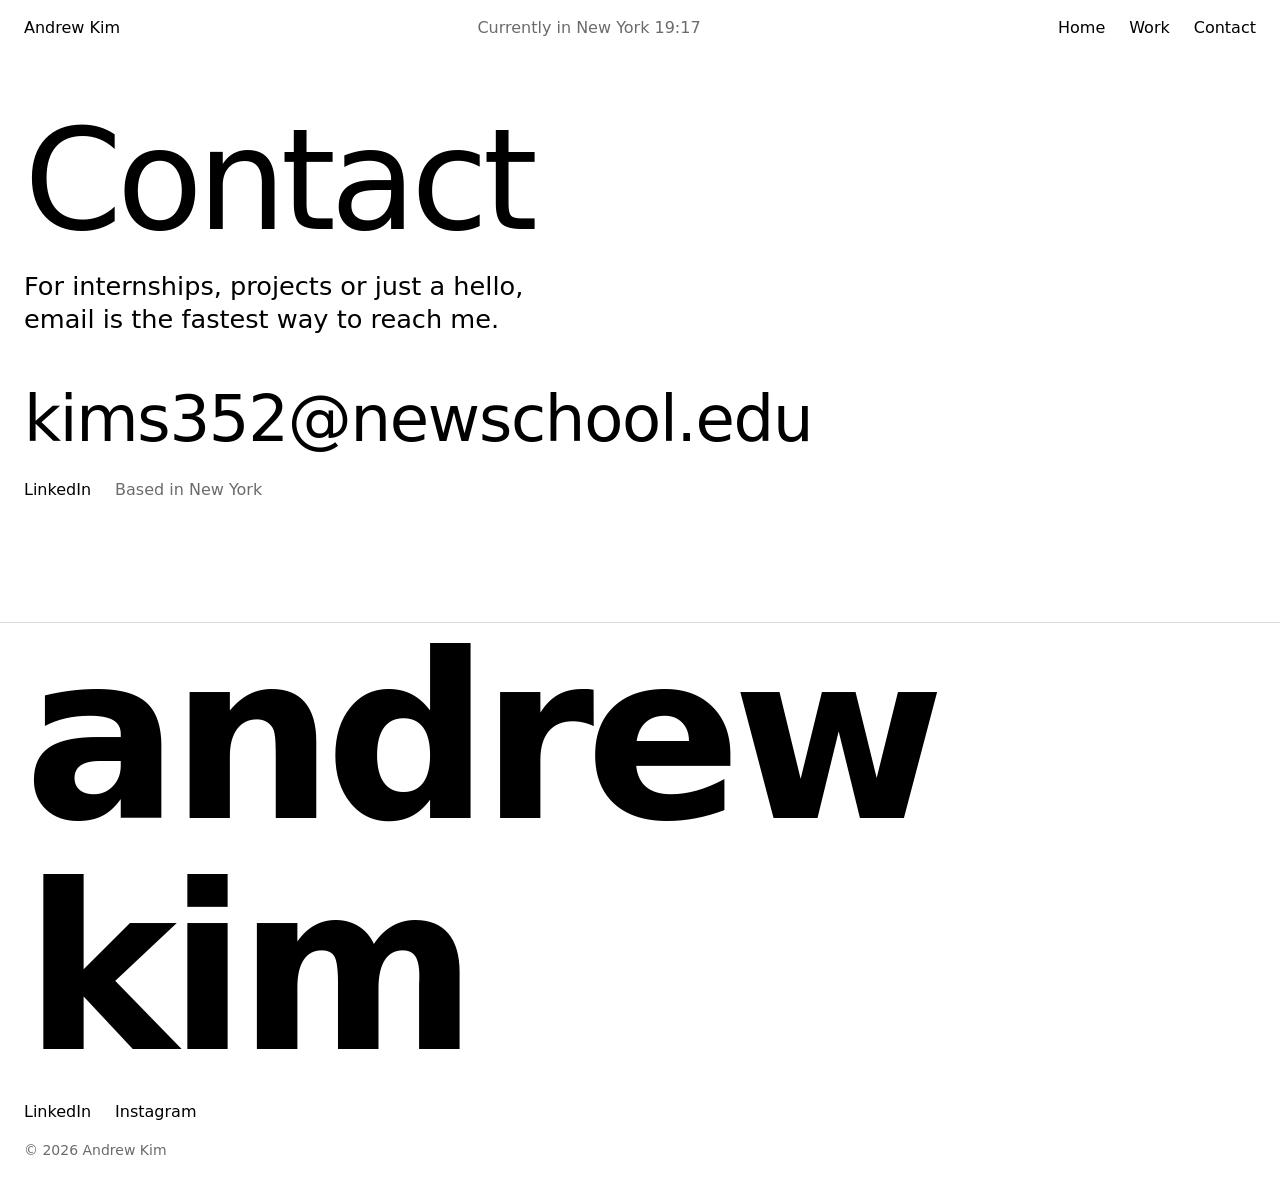
<file: contact.html>
<!DOCTYPE html>
<html lang="en">
<head>
  <meta charset="UTF-8">
  <meta name="viewport" content="width=device-width, initial-scale=1">
  <title>Contact — Andrew Kim</title>
  <meta name="description" content="How to reach Andrew Kim.">
  <link rel="stylesheet" href="style.css">
</head>
<body>

  <a class="skip-link" href="#main">Skip to content</a>

  <header class="site-header">
    <a class="logo" href="index.html">Andrew Kim</a>
    <p class="status">Currently in New York <span id="clock">--:--</span></p>
    <nav class="main-nav" aria-label="Main">
      <ul>
        <li><a href="index.html">Home</a></li>
        <li><a href="work.html">Work</a></li>
        <li><a href="contact.html" aria-current="page">Contact</a></li>
      </ul>
    </nav>
  </header>

  <main id="main">
    <section class="case-hero">
      <h1>Contact</h1>
      <p class="case-lede">For internships, projects or just a hello, email is the fastest way to reach me.</p>
      <a class="contact-email" href="mailto:kims352@newschool.edu">kims352@newschool.edu</a>
      <ul class="contact-links">
        <li><a href="https://www.linkedin.com/in/seongsikkim">LinkedIn</a></li>
        <li>Based in New York</li>
      </ul>
    </section>
  </main>

  <footer class="site-footer">
    <p class="footer-name" aria-hidden="true">andrew kim</p>
    <ul class="footer-links">
      <li><a href="https://www.linkedin.com/in/seongsikkim">LinkedIn</a></li>
      <li><a href="#">Instagram</a></li>
    </ul>
    <p class="copyright">© 2026 Andrew Kim</p>
  </footer>

  <!-- 시계 (+ 움직임 줄이기 설정이면 영상 자동재생 멈춤) -->
  <script src="page.js"></script>
</body>
</html>
</file>
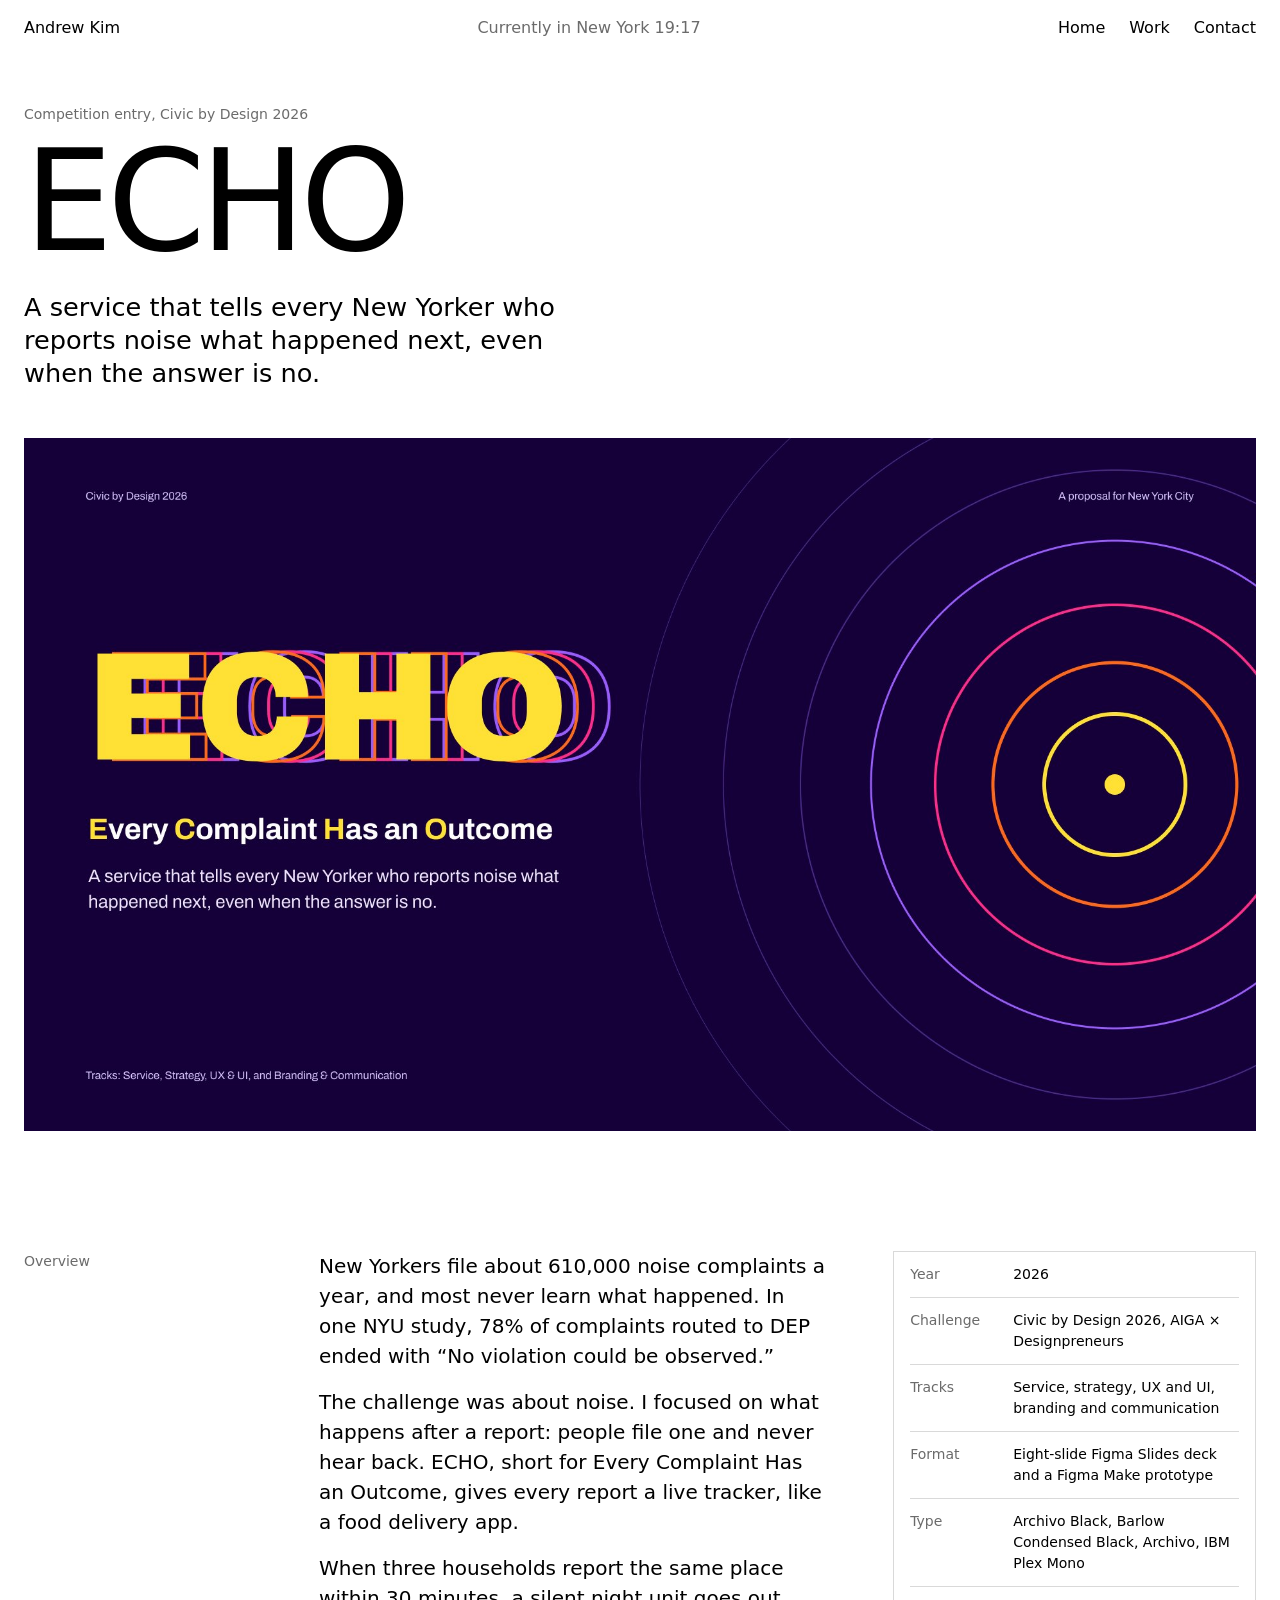
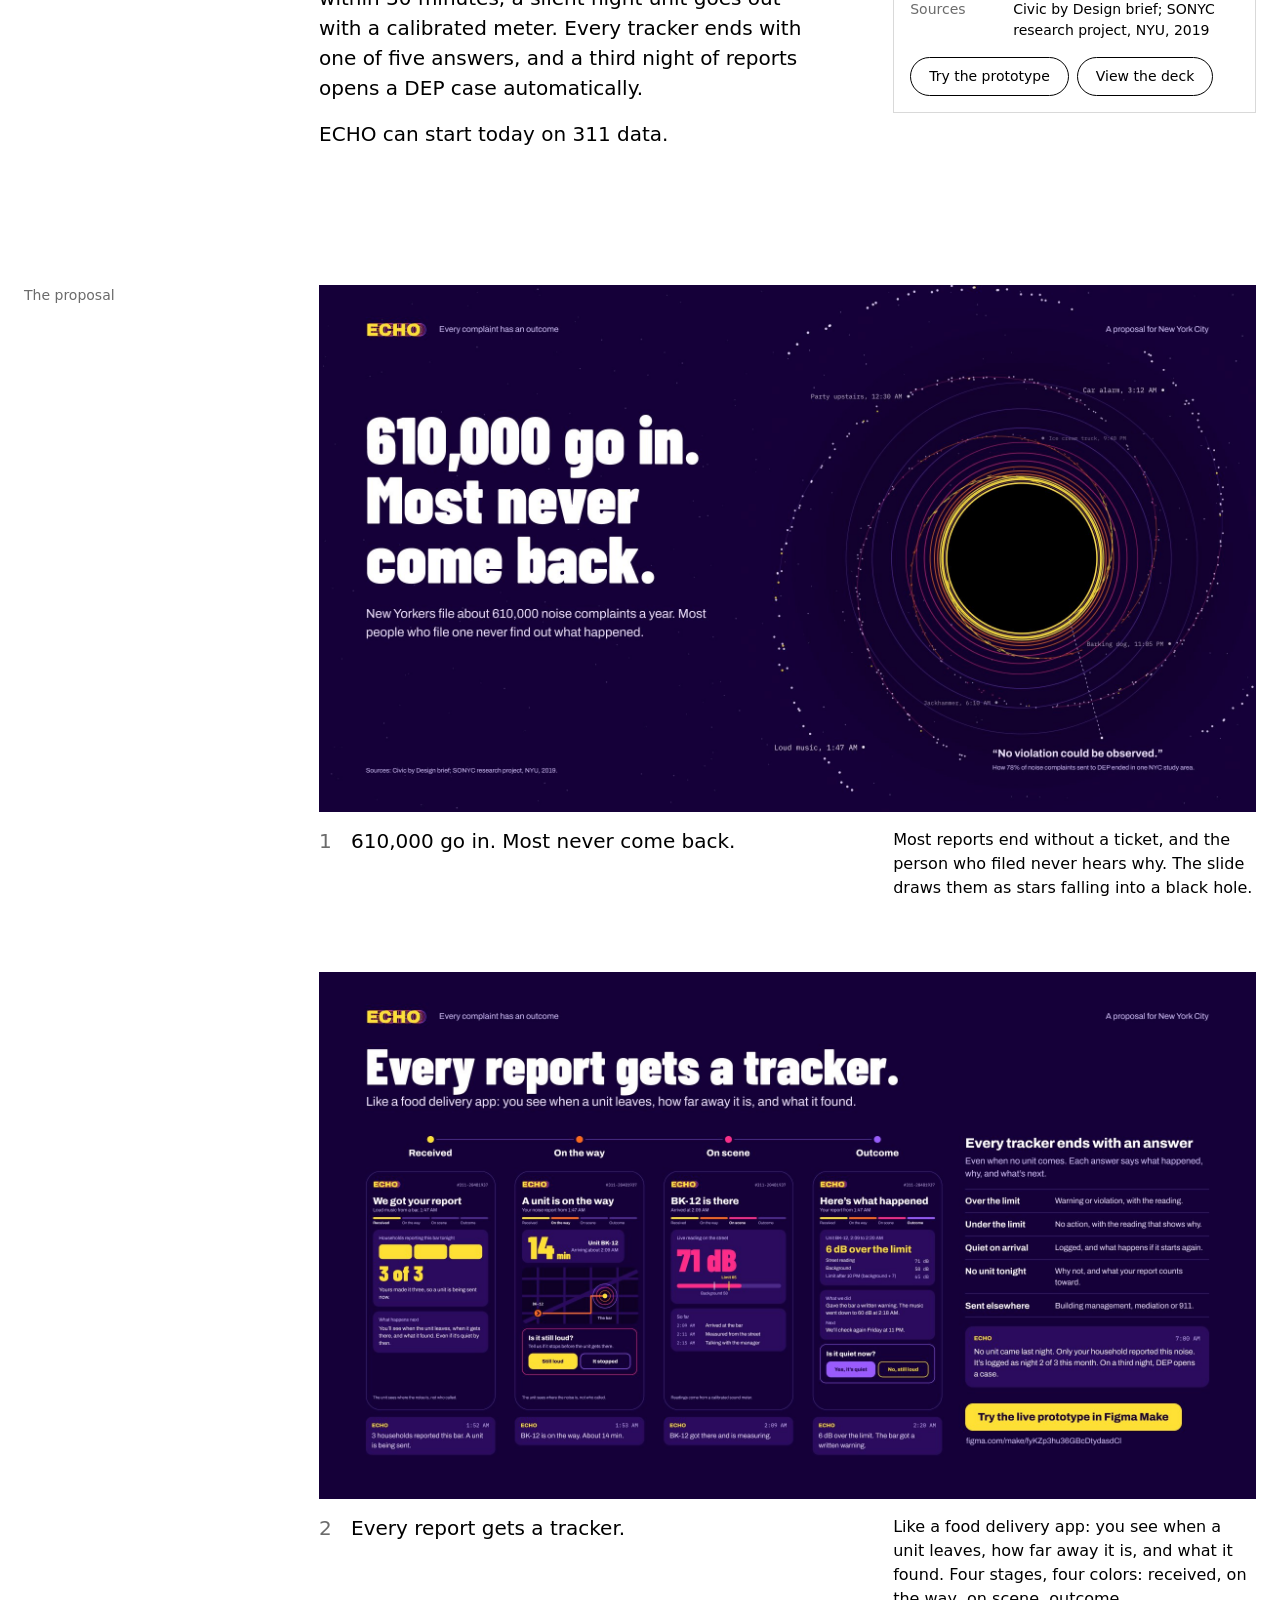
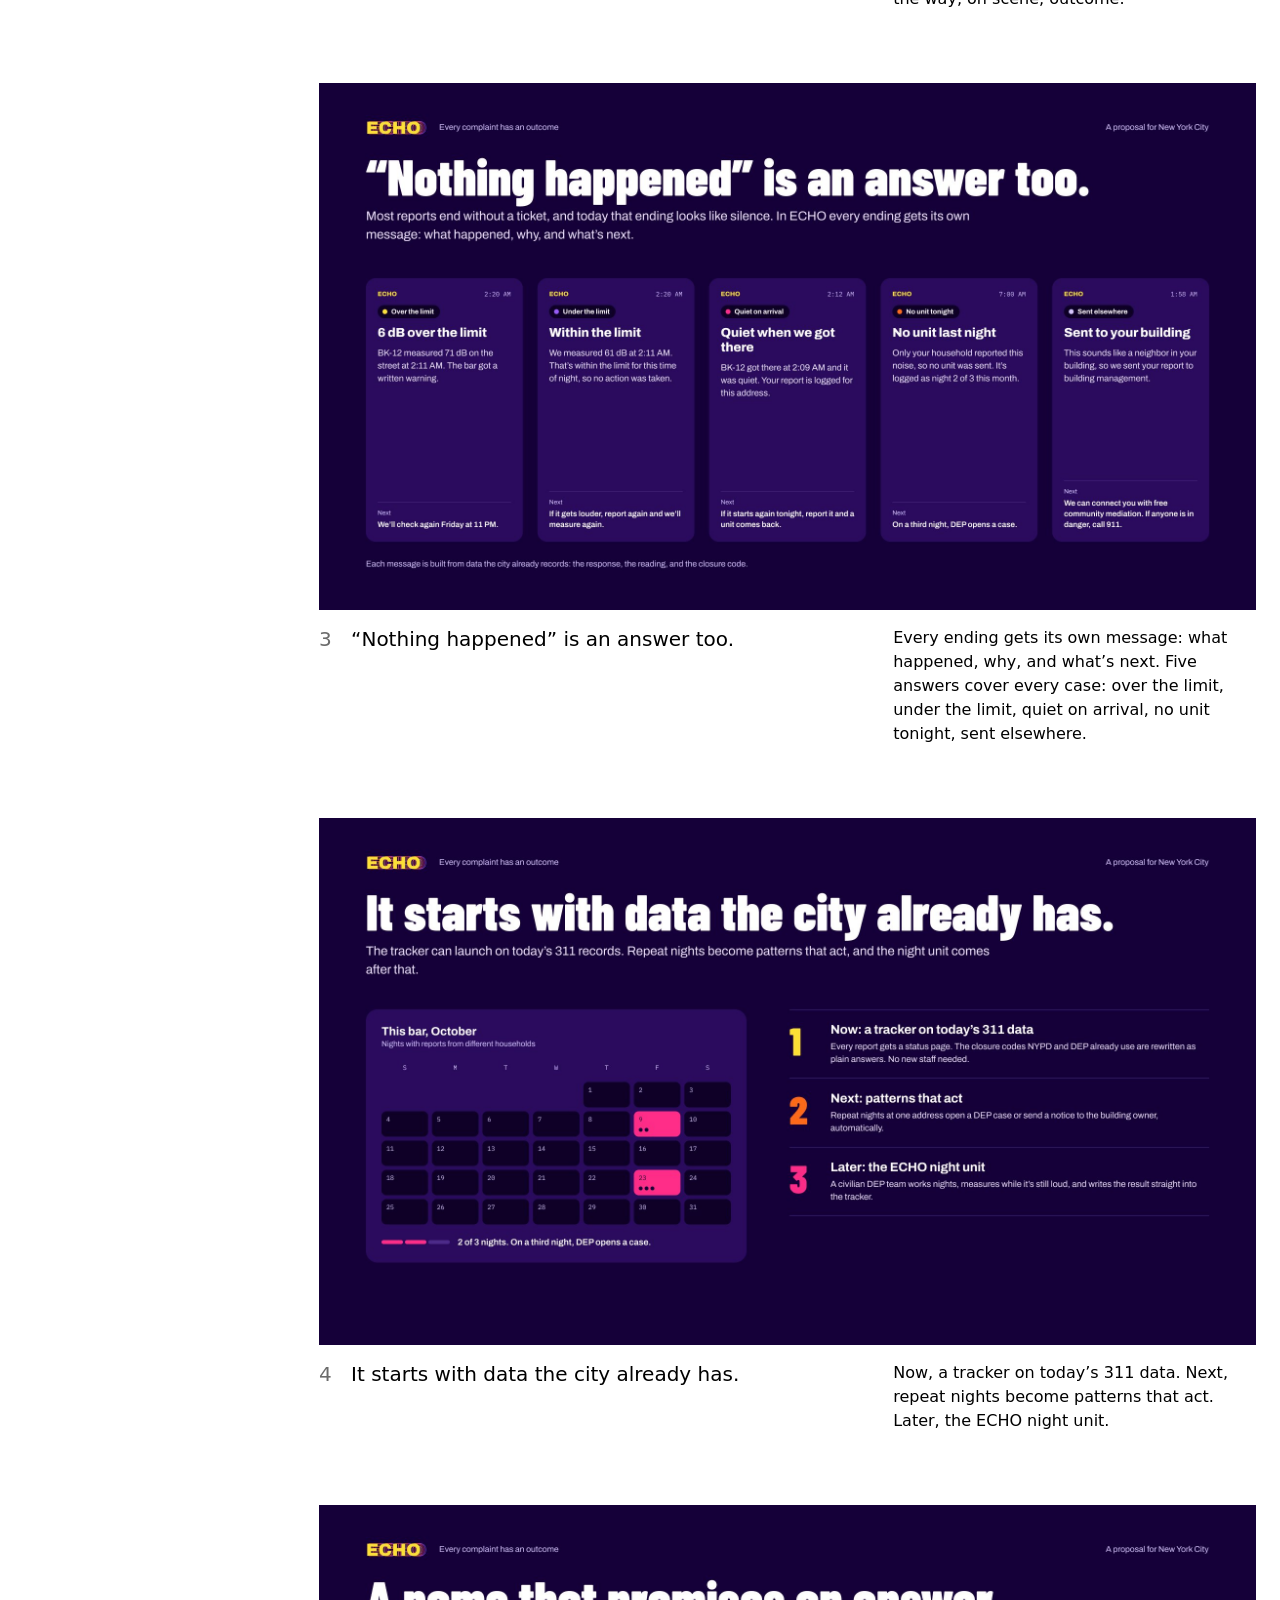
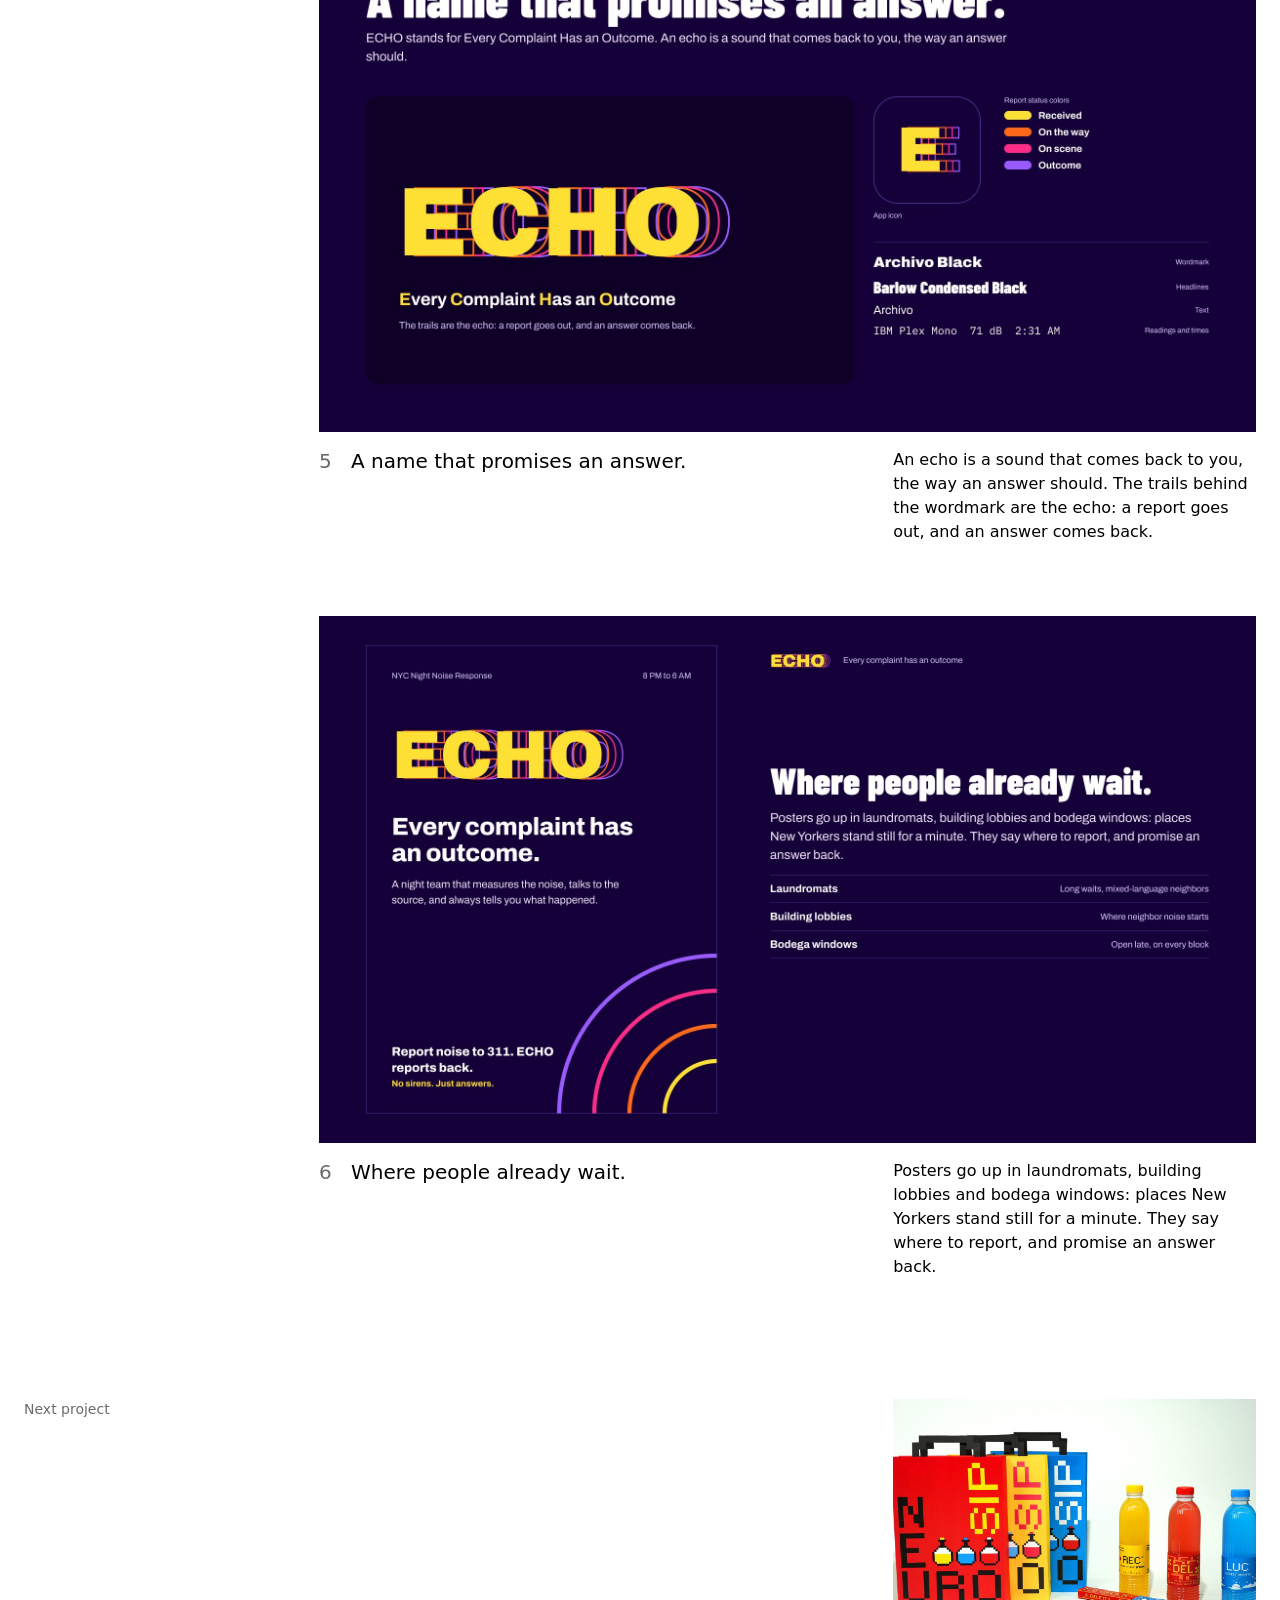
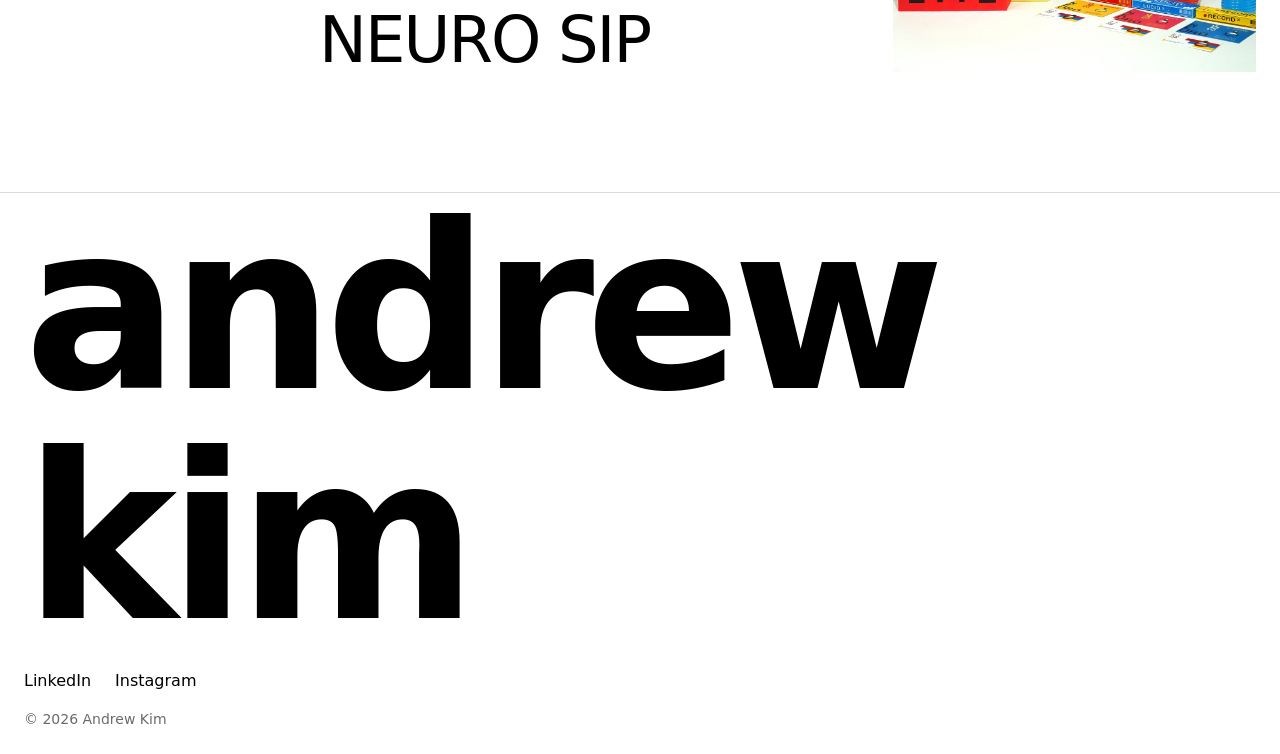
<file: echo.html>
<!DOCTYPE html>
<html lang="en">
<head>
  <meta charset="UTF-8">
  <meta name="viewport" content="width=device-width, initial-scale=1">
  <title>ECHO — Andrew Kim</title>
  <meta name="description" content="ECHO: A service that tells every New Yorker who reports noise what happened next, even when the answer is no.">
  <link rel="stylesheet" href="style.css">
</head>
<body>

  <a class="skip-link" href="#main">Skip to content</a>

  <header class="site-header">
    <a class="logo" href="index.html">Andrew Kim</a>
    <p class="status">Currently in New York <span id="clock">--:--</span></p>
    <nav class="main-nav" aria-label="Main">
      <ul>
        <li><a href="index.html">Home</a></li>
        <li><a href="work.html">Work</a></li>
        <li><a href="contact.html">Contact</a></li>
      </ul>
    </nav>
  </header>

  <main id="main">
    <!-- 1. 제목 + 한 줄 소개 + 대표 이미지 -->
    <section class="case-hero">
      <p class="case-type">Competition entry, Civic by Design 2026</p>
      <h1>ECHO</h1>
      <p class="case-lede">A service that tells every New Yorker who reports noise what happened next, even when the answer is no.</p>
      <img class="case-cover" src="images/echo/cover.jpg" alt="ECHO title slide: the yellow wordmark and the line Every Complaint Has an Outcome, beside rings of sound on deep purple." width="1920" height="1080">
    </section>

    <!-- 2. 이야기 + 스펙 시트 (홈 About처럼 3열: 라벨 / 글 / 스펙) -->
    <section class="case-section">
      <h2 class="case-label">Overview</h2>
      <div class="case-story">
        <p>New Yorkers file about 610,000 noise complaints a year, and most never learn what happened. In one NYU study, 78% of complaints routed to DEP ended with “No violation could be observed.”</p>
        <p>The challenge was about noise. I focused on what happens after a report: people file one and never hear back. ECHO, short for Every Complaint Has an Outcome, gives every report a live tracker, like a food delivery app.</p>
        <p>When three households report the same place within 30 minutes, a silent night unit goes out with a calibrated meter. Every tracker ends with one of five answers, and a third night of reports opens a DEP case automatically.</p>
        <p>ECHO can start today on 311 data.</p>
      </div>
      <aside class="spec" aria-label="Project details">
        <dl>
          <div><dt>Year</dt><dd>2026</dd></div>
          <div><dt>Challenge</dt><dd>Civic by Design 2026, AIGA × Designpreneurs</dd></div>
          <div><dt>Tracks</dt><dd>Service, strategy, UX and UI, branding and communication</dd></div>
          <div><dt>Format</dt><dd>Eight-slide Figma Slides deck and a Figma Make prototype</dd></div>
          <div><dt>Type</dt><dd>Archivo Black, Barlow Condensed Black, Archivo, IBM Plex Mono</dd></div>
          <div><dt>Sources</dt><dd>Civic by Design brief; SONYC research project, NYU, 2019</dd></div>
        </dl>
        <p class="spec-links">
          <a class="button" href="https://www.figma.com/make/fyKZp3hu36GBcDtydasdCl">Try the prototype</a>
          <a class="button" href="https://www.figma.com/slides/0VhfjhD6jS75GNdrm8cglz">View the deck</a>
        </p>
      </aside>
    </section>

    <!-- 3. 과정 (순서가 있어서 번호를 붙임) -->
    <section class="case-section">
      <h2 class="case-label">The proposal</h2>
      <ol class="steps steps--numbered">
        <li class="step">
          <figure class="step-media">
            <img src="images/echo/problem.jpg" alt="Slide: 610,000 go in. Most never come back. Complaints fall like stars into a black hole." width="1920" height="1080" loading="lazy">
          </figure>
          <div class="step-text">
            <h3>610,000 go in. Most never come back.</h3>
            <p>Most reports end without a ticket, and the person who filed never hears why. The slide draws them as stars falling into a black hole.</p>
          </div>
        </li>
        <li class="step">
          <figure class="step-media">
            <img src="images/echo/tracker.jpg" alt="Slide: Every report gets a tracker. Four phone screens: report received, a unit on the way, a reading on scene, and the outcome." width="1920" height="1080" loading="lazy">
          </figure>
          <div class="step-text">
            <h3>Every report gets a tracker.</h3>
            <p>Like a food delivery app: you see when a unit leaves, how far away it is, and what it found. Four stages, four colors: received, on the way, on scene, outcome.</p>
          </div>
        </li>
        <li class="step">
          <figure class="step-media">
            <img src="images/echo/answers.jpg" alt="Slide: Nothing happened is an answer too. Five message cards, one for each possible ending." width="1920" height="1080" loading="lazy">
          </figure>
          <div class="step-text">
            <h3>“Nothing happened” is an answer too.</h3>
            <p>Every ending gets its own message: what happened, why, and what’s next. Five answers cover every case: over the limit, under the limit, quiet on arrival, no unit tonight, sent elsewhere.</p>
          </div>
        </li>
        <li class="step">
          <figure class="step-media">
            <img src="images/echo/rollout.jpg" alt="Slide: It starts with data the city already has. A calendar of repeat nights beside a three-step rollout." width="1920" height="1080" loading="lazy">
          </figure>
          <div class="step-text">
            <h3>It starts with data the city already has.</h3>
            <p>Now, a tracker on today’s 311 data. Next, repeat nights become patterns that act. Later, the ECHO night unit.</p>
          </div>
        </li>
        <li class="step">
          <figure class="step-media">
            <img src="images/echo/brand.jpg" alt="Slide: A name that promises an answer. The ECHO wordmark, app icon, status colors and typefaces." width="1920" height="1080" loading="lazy">
          </figure>
          <div class="step-text">
            <h3>A name that promises an answer.</h3>
            <p>An echo is a sound that comes back to you, the way an answer should. The trails behind the wordmark are the echo: a report goes out, and an answer comes back.</p>
          </div>
        </li>
        <li class="step">
          <figure class="step-media">
            <img src="images/echo/poster.jpg" alt="Slide: the NYC Night Noise Response poster, and where it goes: laundromats, building lobbies and bodega windows." width="1920" height="1080" loading="lazy">
          </figure>
          <div class="step-text">
            <h3>Where people already wait.</h3>
            <p>Posters go up in laundromats, building lobbies and bodega windows: places New Yorkers stand still for a minute. They say where to report, and promise an answer back.</p>
          </div>
        </li>
      </ol>
    </section>

    <!-- 4. 다음 작업으로 -->
    <nav class="next-case" aria-label="Next project">
      <p>Next project</p>
      <a href="neuro-sip.html">
        <span class="next-title">NEURO SIP</span>
        <img src="images/cards/neuro-sip.jpg" alt="" width="1200" height="900" loading="lazy">
      </a>
    </nav>
  </main>

  <footer class="site-footer">
    <p class="footer-name" aria-hidden="true">andrew kim</p>
    <ul class="footer-links">
      <li><a href="https://www.linkedin.com/in/seongsikkim">LinkedIn</a></li>
      <li><a href="#">Instagram</a></li>
    </ul>
    <p class="copyright">© 2026 Andrew Kim</p>
  </footer>

  <!-- 시계 (+ 움직임 줄이기 설정이면 영상 자동재생 멈춤) -->
  <script src="page.js"></script>
</body>
</html>
</file>
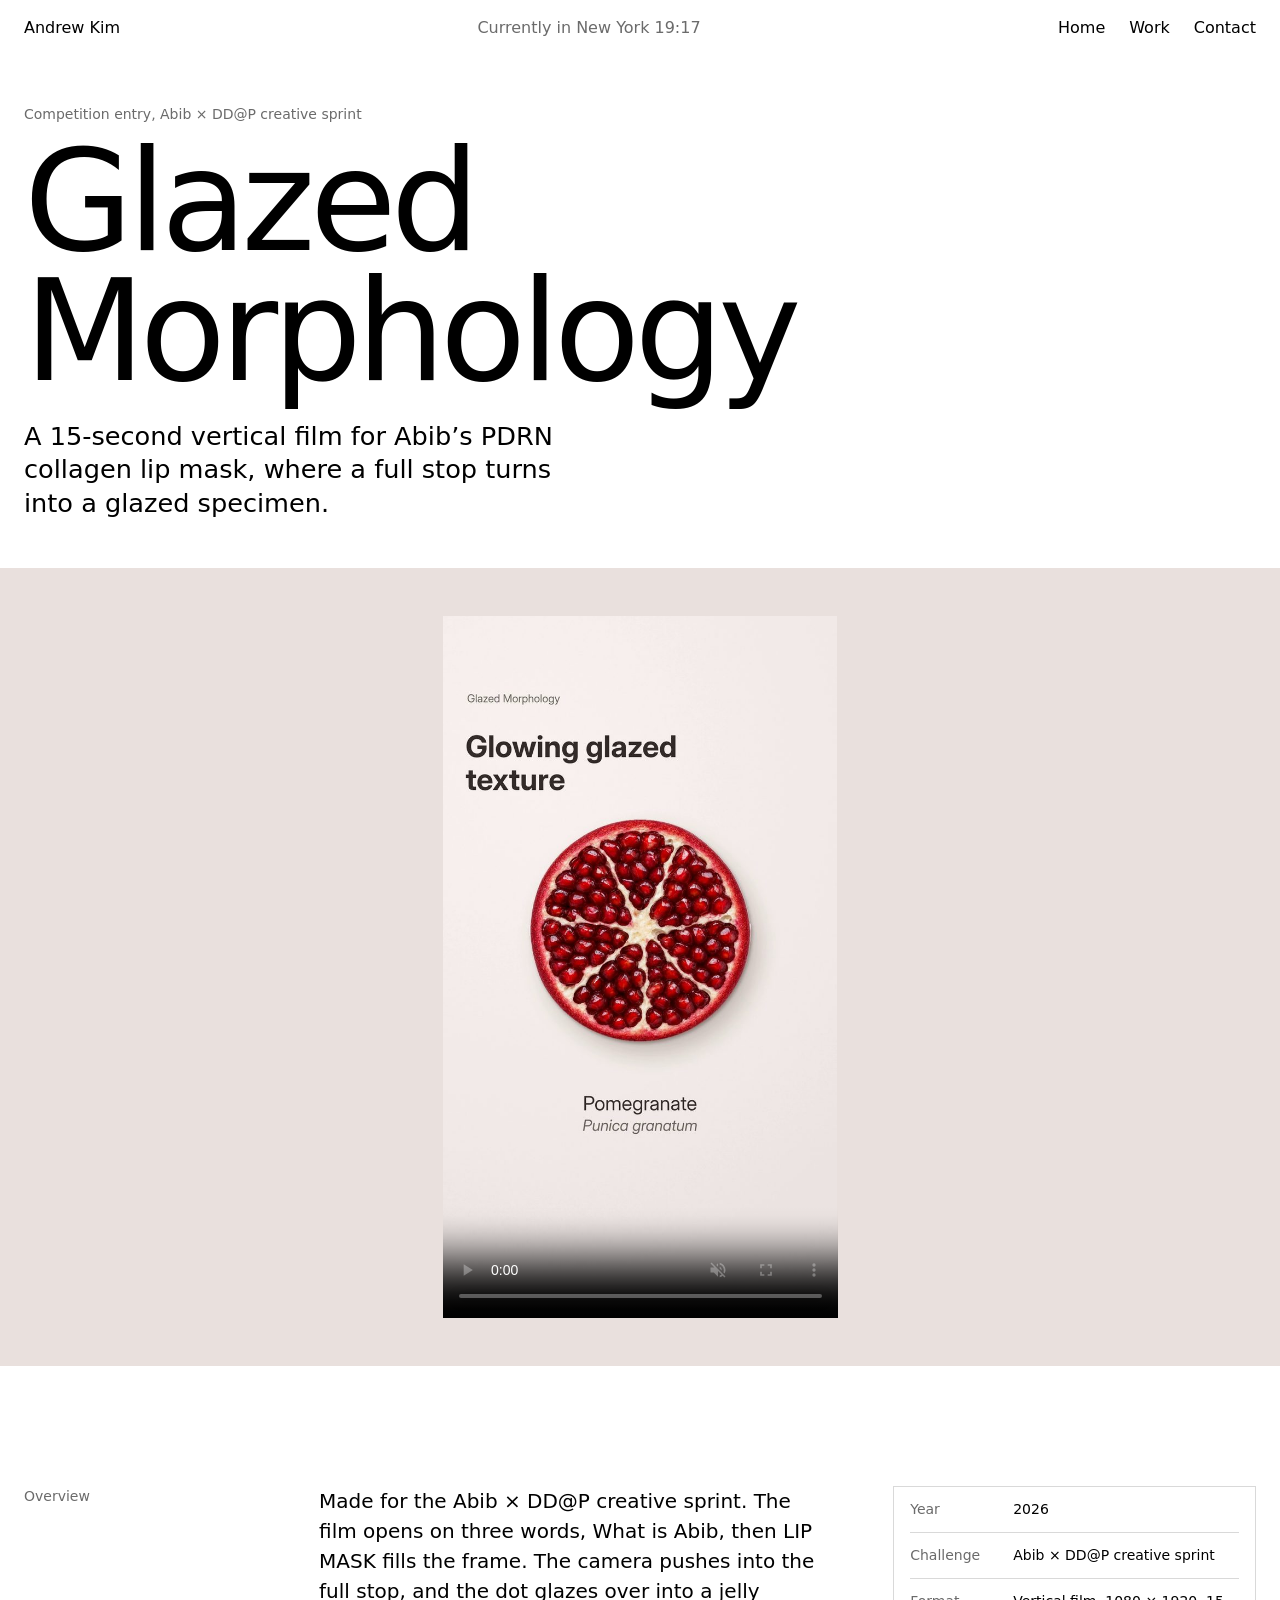
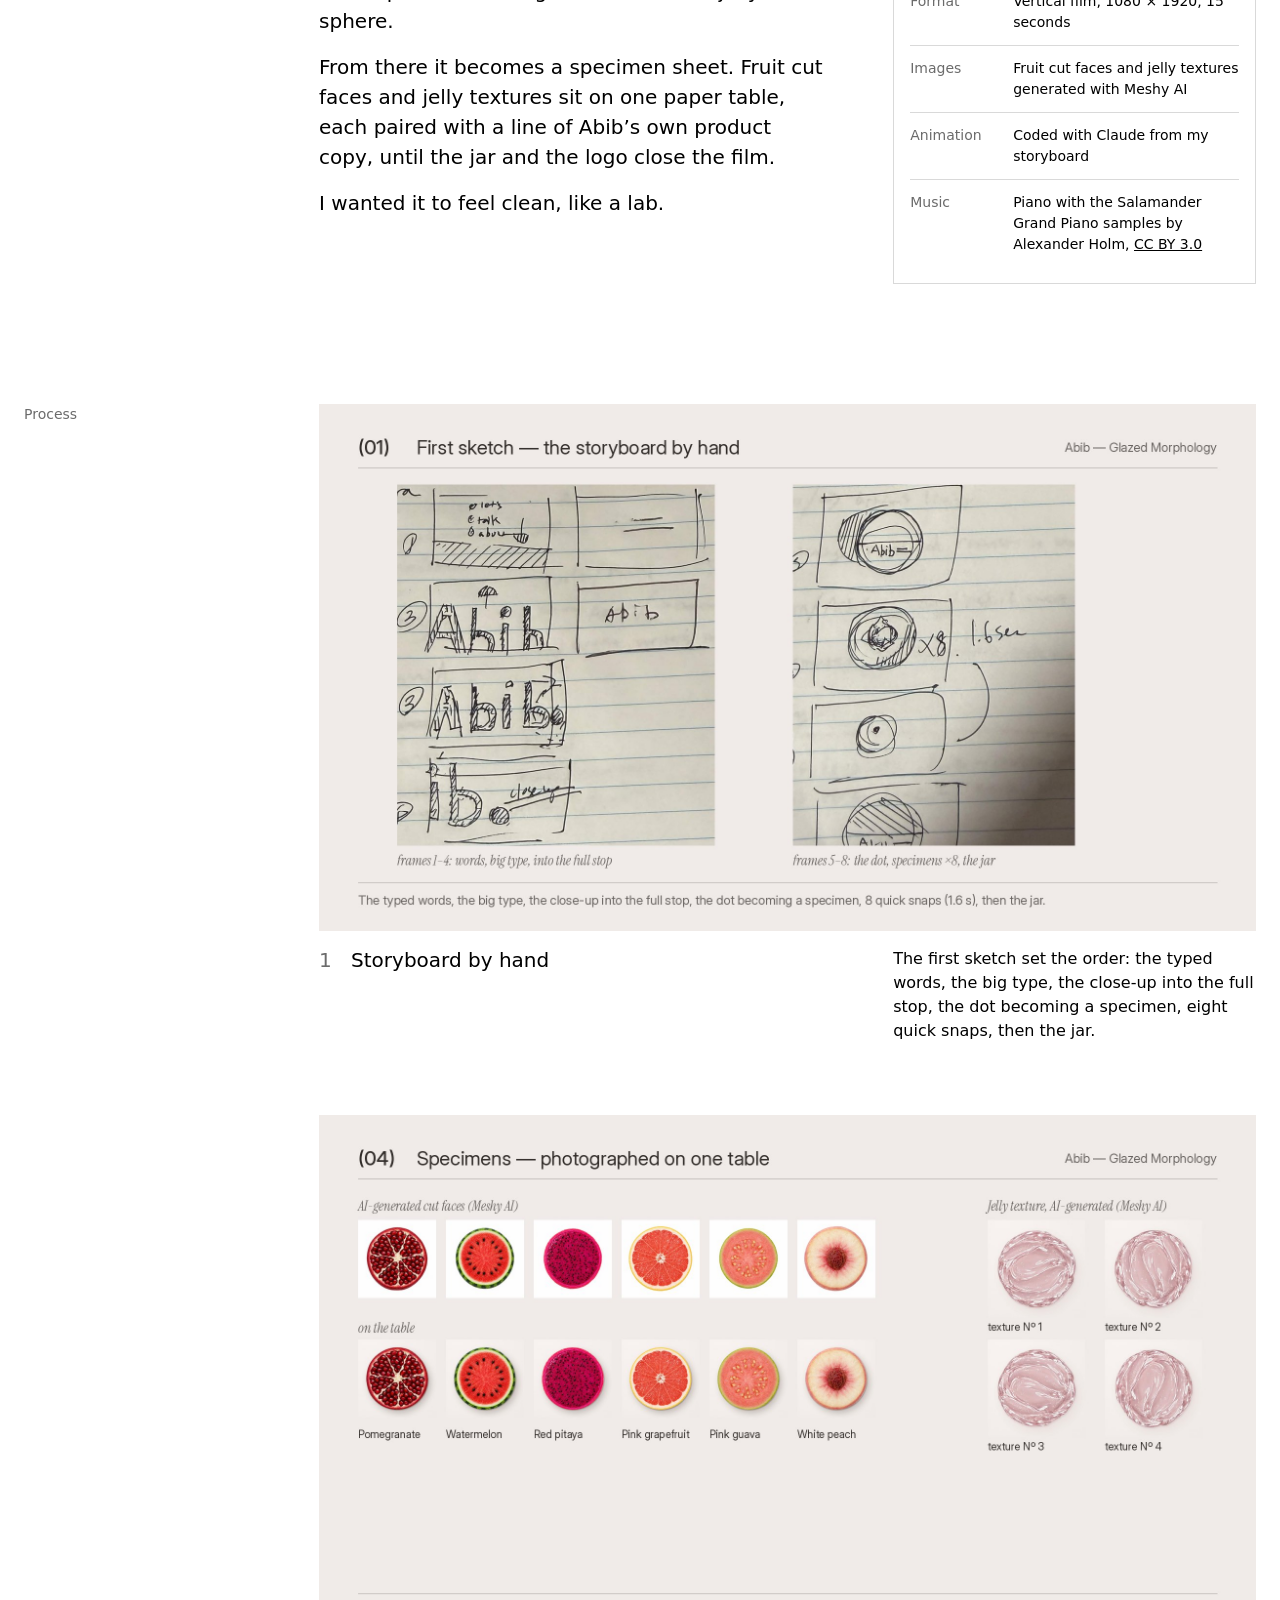
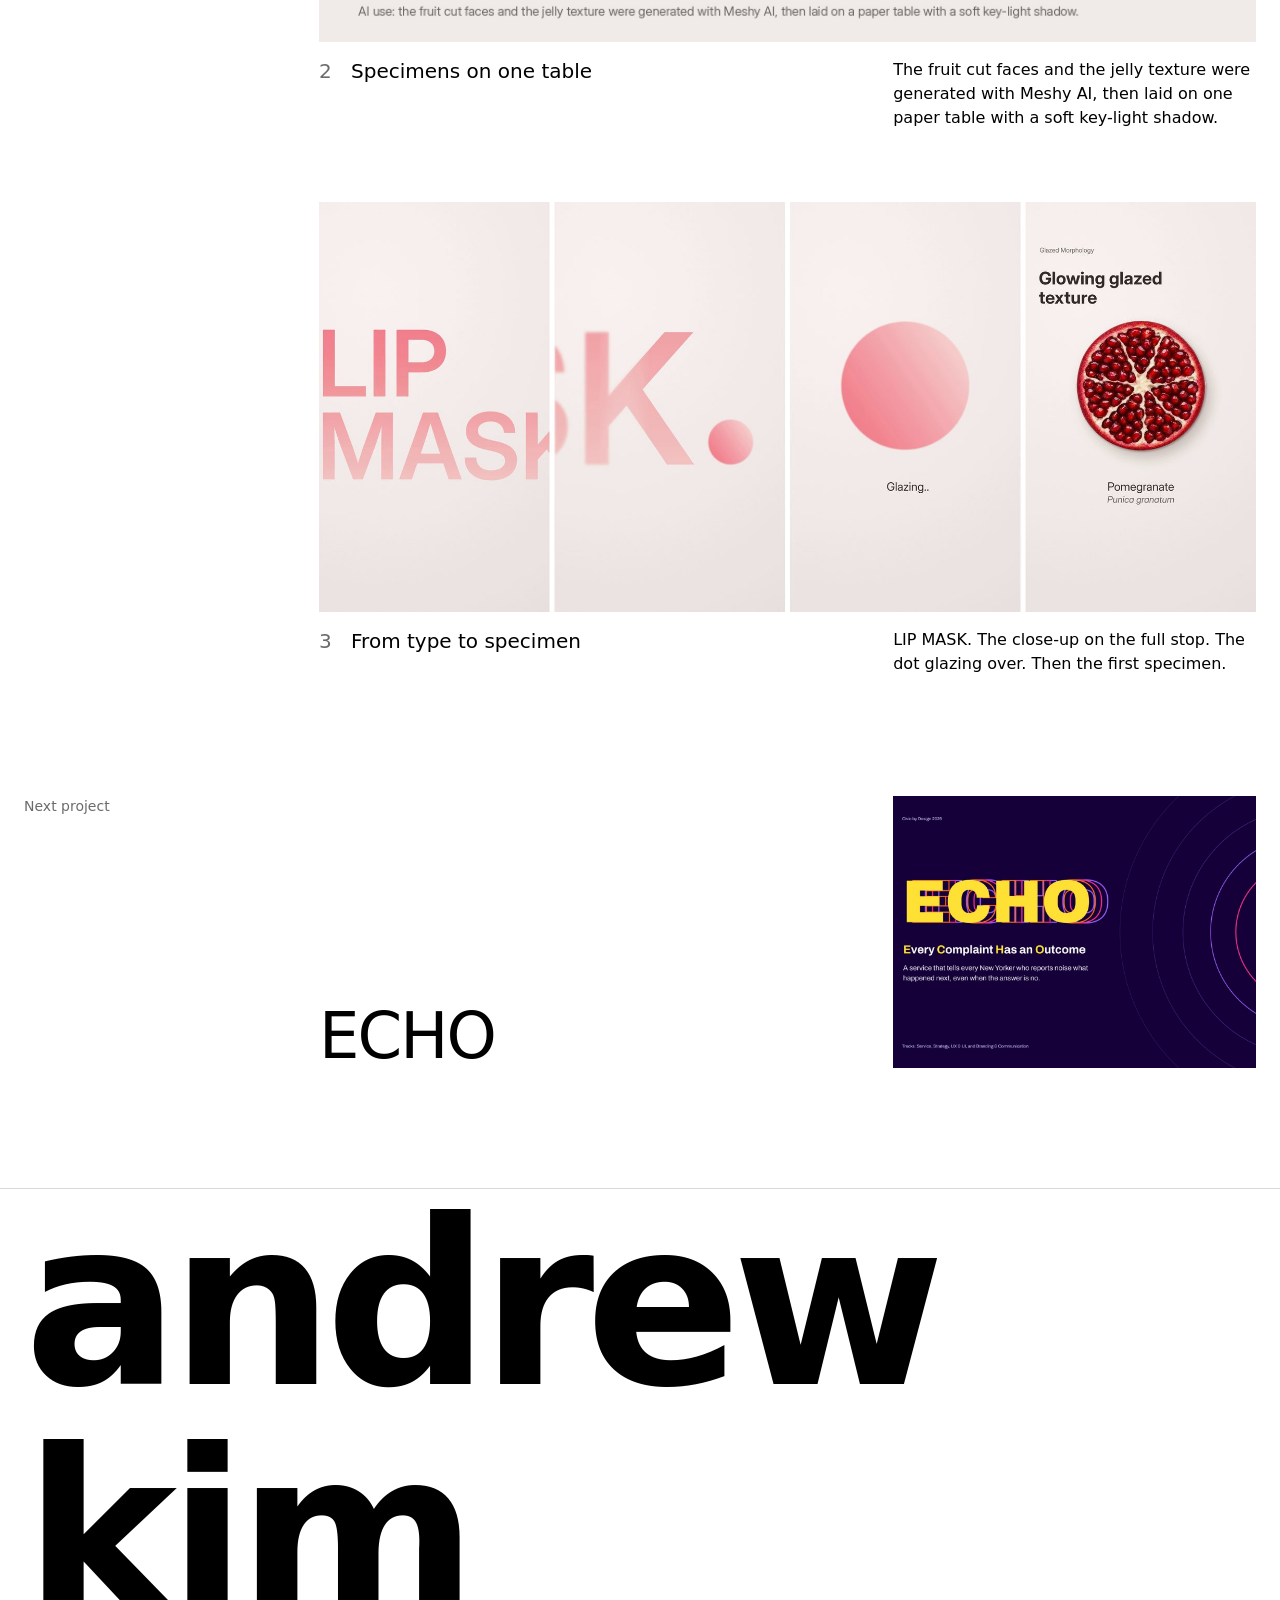
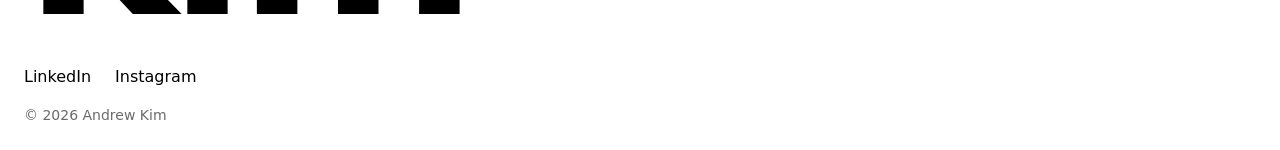
<file: glazed-morphology.html>
<!DOCTYPE html>
<html lang="en">
<head>
  <meta charset="UTF-8">
  <meta name="viewport" content="width=device-width, initial-scale=1">
  <title>Glazed Morphology — Andrew Kim</title>
  <meta name="description" content="Glazed Morphology: A 15-second vertical film for Abib’s PDRN collagen lip mask, where a full stop turns into a glazed specimen.">
  <link rel="stylesheet" href="style.css">
</head>
<body>

  <a class="skip-link" href="#main">Skip to content</a>

  <header class="site-header">
    <a class="logo" href="index.html">Andrew Kim</a>
    <p class="status">Currently in New York <span id="clock">--:--</span></p>
    <nav class="main-nav" aria-label="Main">
      <ul>
        <li><a href="index.html">Home</a></li>
        <li><a href="work.html">Work</a></li>
        <li><a href="contact.html">Contact</a></li>
      </ul>
    </nav>
  </header>

  <main id="main">
    <!-- 1. 제목 + 한 줄 소개 + 대표 이미지 -->
    <section class="case-hero">
      <p class="case-type">Competition entry, Abib × DD@P creative sprint</p>
      <h1>Glazed Morphology</h1>
      <p class="case-lede">A 15-second vertical film for Abib’s PDRN collagen lip mask, where a full stop turns into a glazed specimen.</p>
      <!-- 영상 배경색을 영상 가장자리 색과 맞춰서 화면 끝까지 이어져 보이게 -->
      <figure class="case-film">
        <video src="media/glazed-morphology.mp4" poster="images/glazed-morphology/poster.jpg" width="720" height="1280" controls autoplay muted loop playsinline aria-label="Glazed Morphology, the full film"></video>
      </figure>
    </section>

    <!-- 2. 이야기 + 스펙 시트 (홈 About처럼 3열: 라벨 / 글 / 스펙) -->
    <section class="case-section">
      <h2 class="case-label">Overview</h2>
      <div class="case-story">
        <p>Made for the Abib × DD@P creative sprint. The film opens on three words, What is Abib, then LIP MASK fills the frame. The camera pushes into the full stop, and the dot glazes over into a jelly sphere.</p>
        <p>From there it becomes a specimen sheet. Fruit cut faces and jelly textures sit on one paper table, each paired with a line of Abib’s own product copy, until the jar and the logo close the film.</p>
        <p>I wanted it to feel clean, like a lab.</p>
      </div>
      <aside class="spec" aria-label="Project details">
        <dl>
          <div><dt>Year</dt><dd>2026</dd></div>
          <div><dt>Challenge</dt><dd>Abib × DD@P creative sprint</dd></div>
          <div><dt>Format</dt><dd>Vertical film, 1080 × 1920, 15 seconds</dd></div>
          <div><dt>Images</dt><dd>Fruit cut faces and jelly textures generated with Meshy AI</dd></div>
          <div><dt>Animation</dt><dd>Coded with Claude from my storyboard</dd></div>
          <div><dt>Music</dt><dd>Piano with the Salamander Grand Piano samples by Alexander Holm, <a href="https://creativecommons.org/licenses/by/3.0/">CC BY 3.0</a></dd></div>
        </dl>
      </aside>
    </section>

    <!-- 3. 과정 (순서가 있어서 번호를 붙임) -->
    <section class="case-section">
      <h2 class="case-label">Process</h2>
      <ol class="steps steps--numbered">
        <li class="step">
          <figure class="step-media">
            <img src="images/glazed-morphology/sketch.jpg" alt="Process board: the first storyboard, drawn by hand on lined paper." width="1920" height="1080" loading="lazy">
          </figure>
          <div class="step-text">
            <h3>Storyboard by hand</h3>
            <p>The first sketch set the order: the typed words, the big type, the close-up into the full stop, the dot becoming a specimen, eight quick snaps, then the jar.</p>
          </div>
        </li>
        <li class="step">
          <figure class="step-media">
            <img src="images/glazed-morphology/specimens.jpg" alt="Process board: six fruit cut faces and four jelly textures laid on one table." width="1920" height="1080" loading="lazy">
          </figure>
          <div class="step-text">
            <h3>Specimens on one table</h3>
            <p>The fruit cut faces and the jelly texture were generated with Meshy AI, then laid on one paper table with a soft key-light shadow.</p>
          </div>
        </li>
        <li class="step">
          <figure class="step-media">
            <img src="images/glazed-morphology/frames.jpg" alt="Four frames: LIP MASK, the close-up on the full stop, the dot glazing over, and a pomegranate specimen." width="1800" height="787" loading="lazy">
          </figure>
          <div class="step-text">
            <h3>From type to specimen</h3>
            <p>LIP MASK. The close-up on the full stop. The dot glazing over. Then the first specimen.</p>
          </div>
        </li>
      </ol>
    </section>

    <!-- 4. 다음 작업으로 -->
    <nav class="next-case" aria-label="Next project">
      <p>Next project</p>
      <a href="echo.html">
        <span class="next-title">ECHO</span>
        <img src="images/cards/echo.jpg" alt="" width="1200" height="900" loading="lazy">
      </a>
    </nav>
  </main>

  <footer class="site-footer">
    <p class="footer-name" aria-hidden="true">andrew kim</p>
    <ul class="footer-links">
      <li><a href="https://www.linkedin.com/in/seongsikkim">LinkedIn</a></li>
      <li><a href="#">Instagram</a></li>
    </ul>
    <p class="copyright">© 2026 Andrew Kim</p>
  </footer>

  <!-- 시계 (+ 움직임 줄이기 설정이면 영상 자동재생 멈춤) -->
  <script src="page.js"></script>
</body>
</html>
</file>
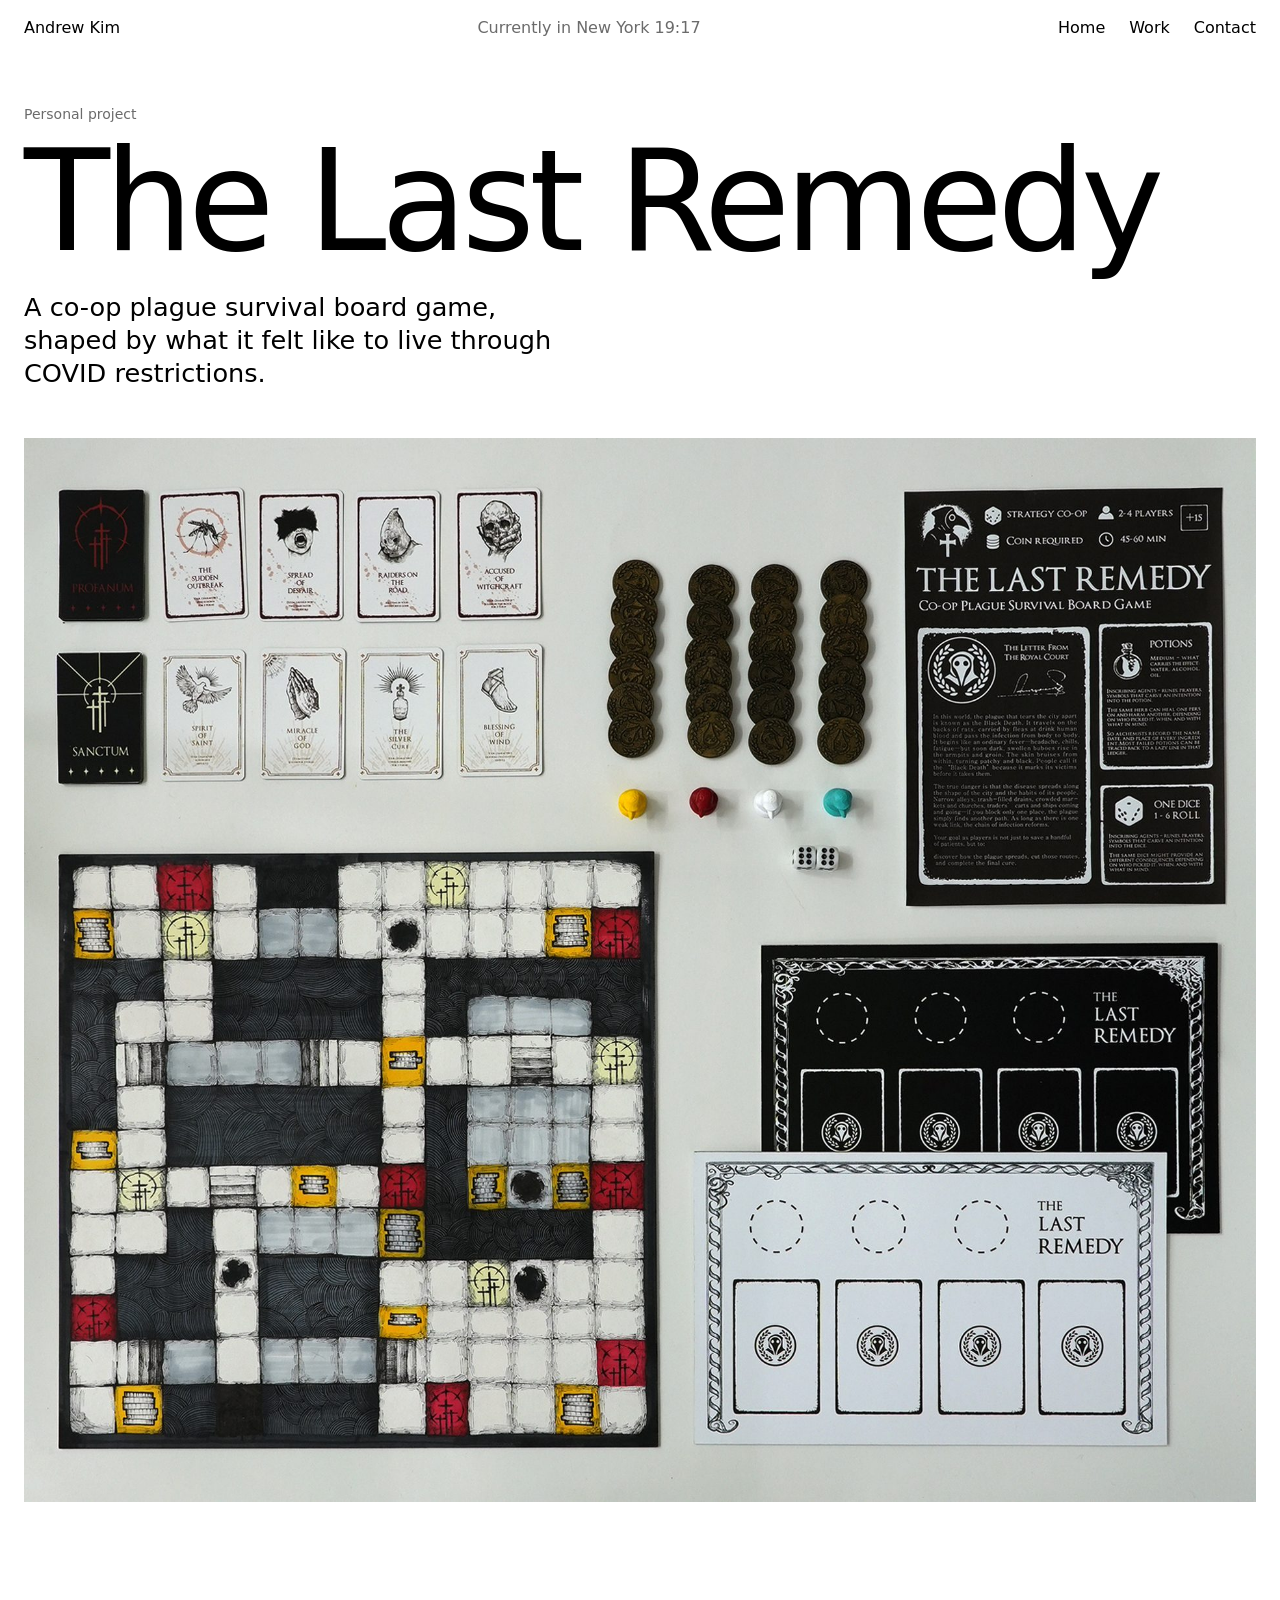
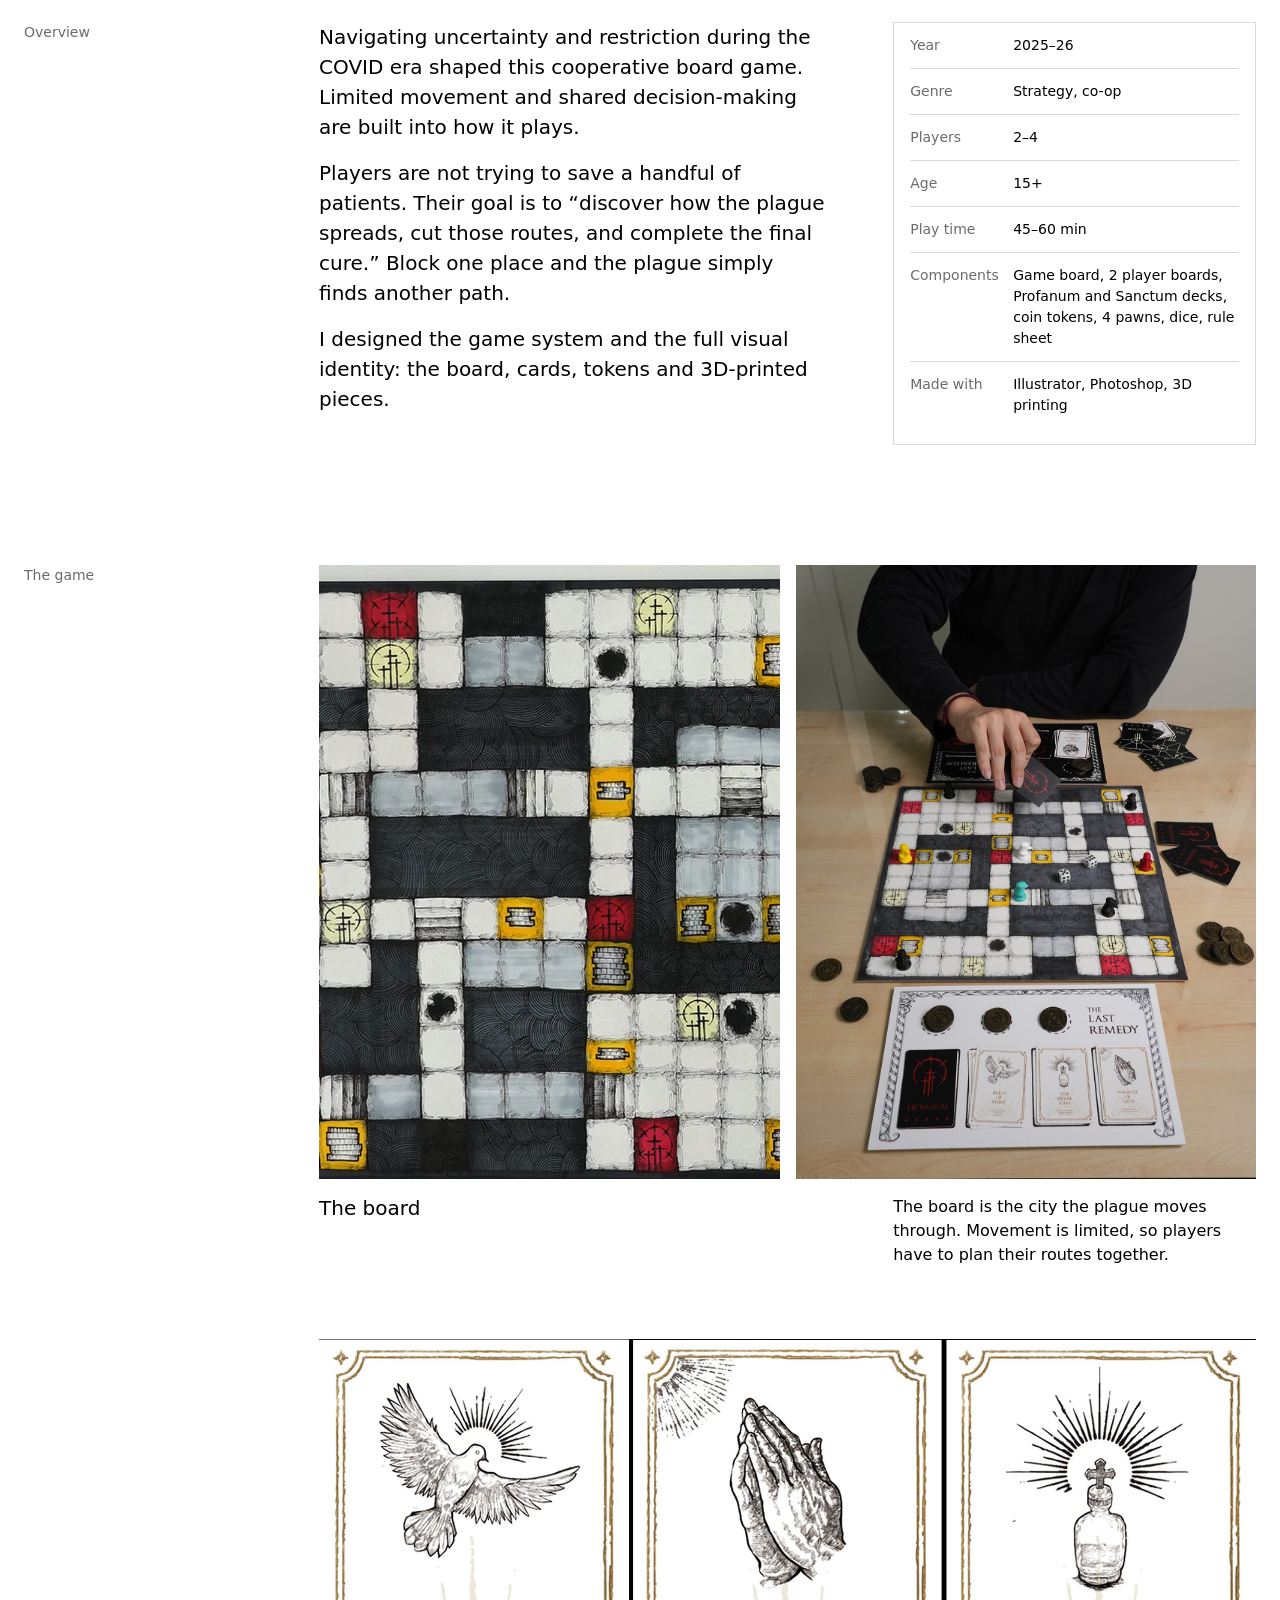
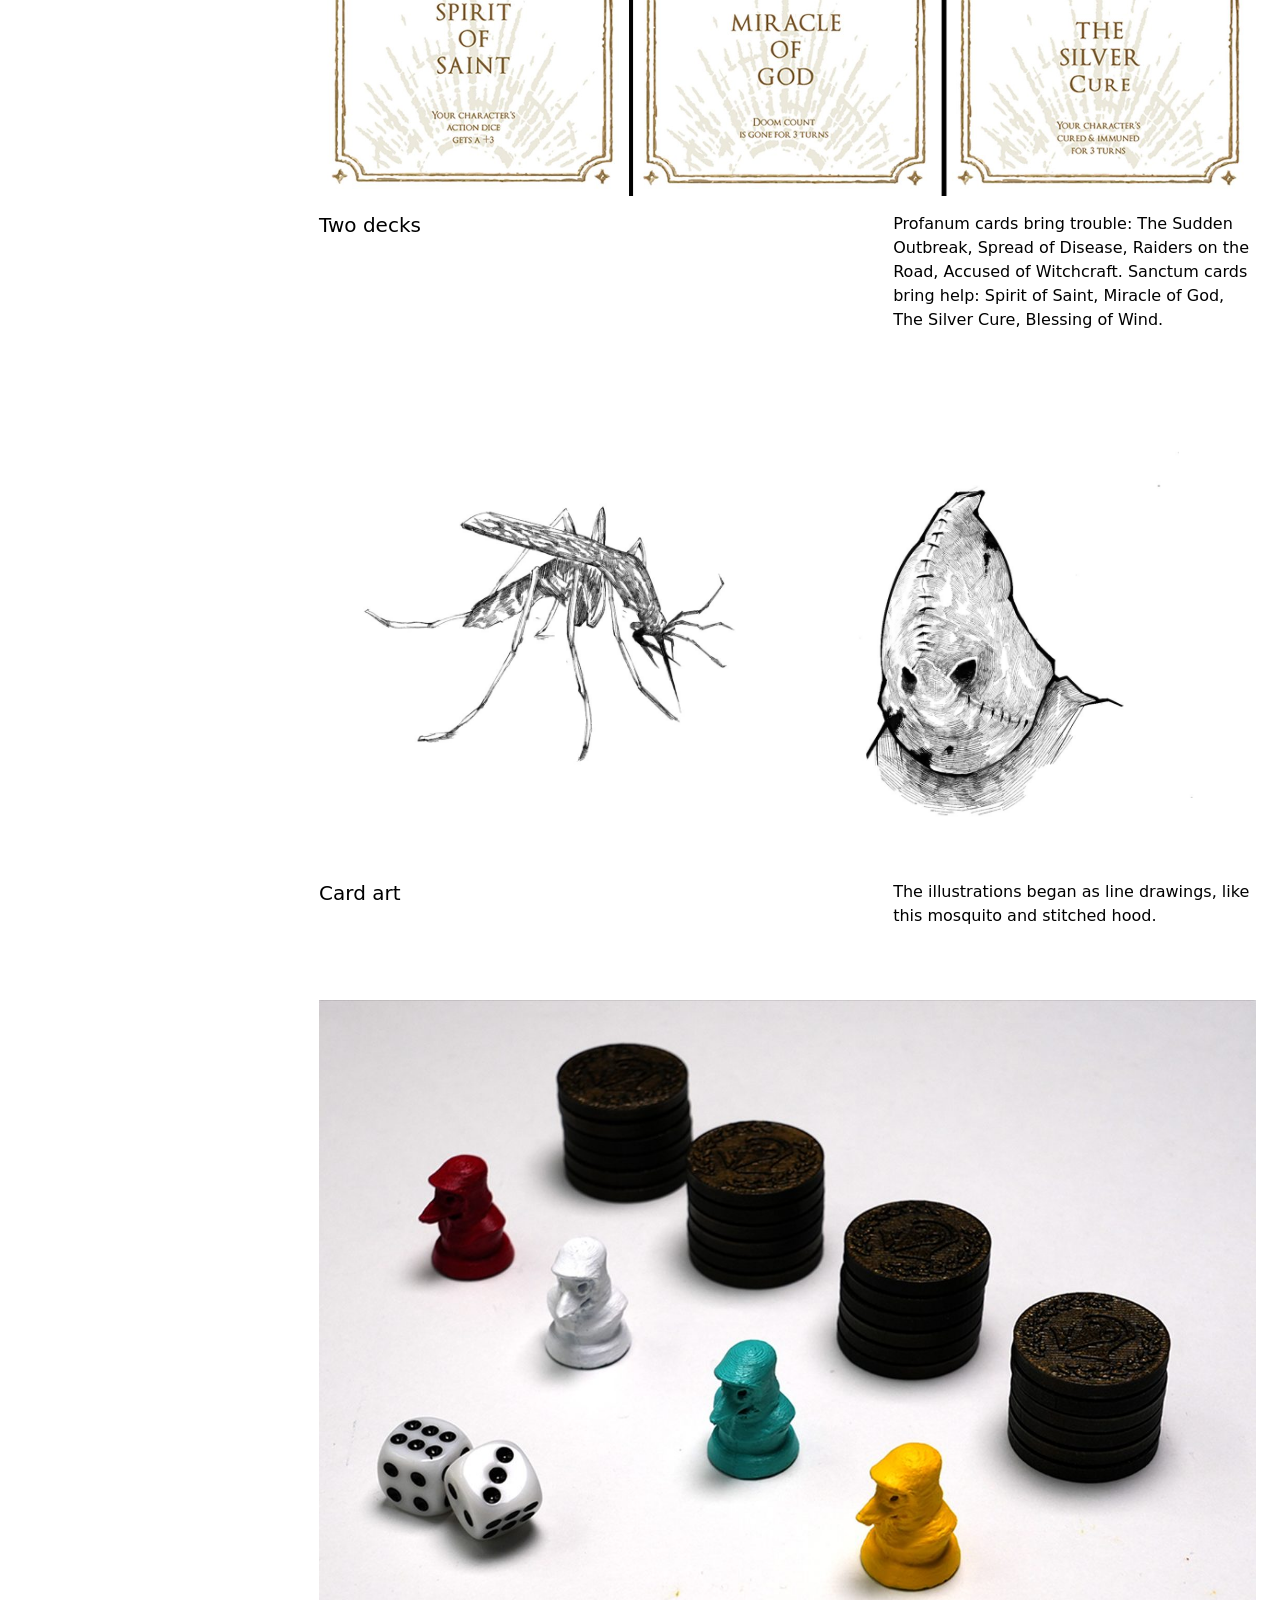
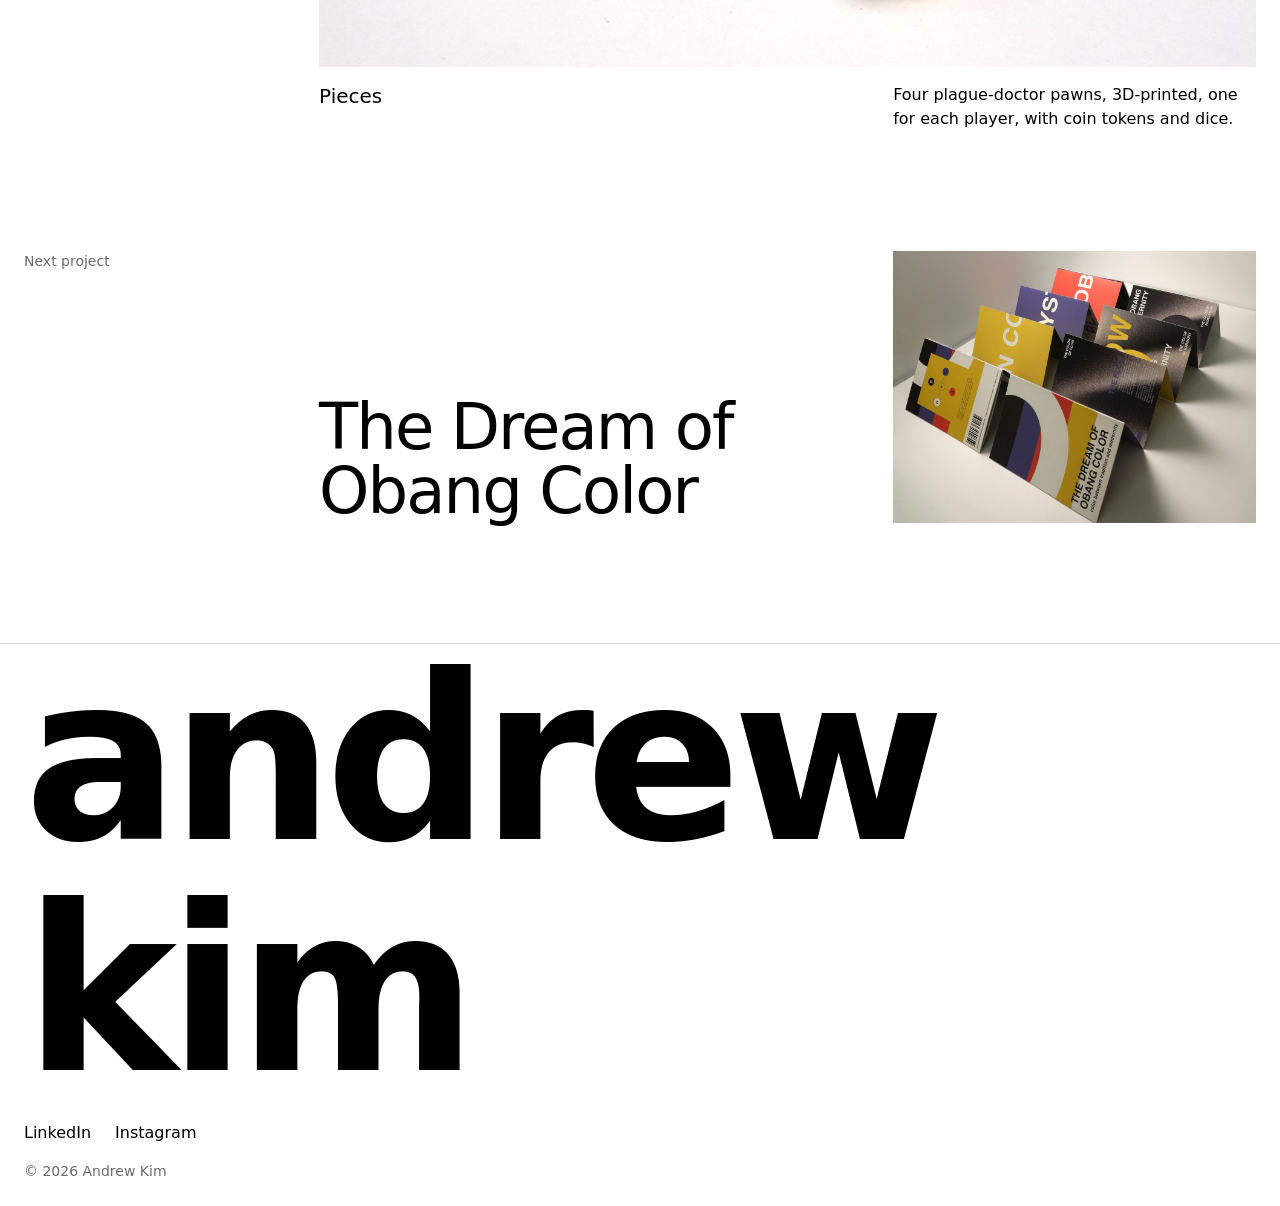
<file: last-remedy.html>
<!DOCTYPE html>
<html lang="en">
<head>
  <meta charset="UTF-8">
  <meta name="viewport" content="width=device-width, initial-scale=1">
  <title>The Last Remedy — Andrew Kim</title>
  <meta name="description" content="The Last Remedy: A co-op plague survival board game, shaped by what it felt like to live through COVID restrictions.">
  <link rel="stylesheet" href="style.css">
</head>
<body>

  <a class="skip-link" href="#main">Skip to content</a>

  <header class="site-header">
    <a class="logo" href="index.html">Andrew Kim</a>
    <p class="status">Currently in New York <span id="clock">--:--</span></p>
    <nav class="main-nav" aria-label="Main">
      <ul>
        <li><a href="index.html">Home</a></li>
        <li><a href="work.html">Work</a></li>
        <li><a href="contact.html">Contact</a></li>
      </ul>
    </nav>
  </header>

  <main id="main">
    <!-- 1. 제목 + 한 줄 소개 + 대표 이미지 -->
    <section class="case-hero">
      <p class="case-type">Personal project</p>
      <h1>The Last Remedy</h1>
      <p class="case-lede">A co-op plague survival board game, shaped by what it felt like to live through COVID restrictions.</p>
      <img class="case-cover" src="images/last-remedy/cover.jpg" alt="The Last Remedy laid out: the game board, two decks of cards, coin tokens, four pawns, dice, two player boards and the rule sheet." width="1895" height="1636">
    </section>

    <!-- 2. 이야기 + 스펙 시트 (홈 About처럼 3열: 라벨 / 글 / 스펙) -->
    <section class="case-section">
      <h2 class="case-label">Overview</h2>
      <div class="case-story">
        <p>Navigating uncertainty and restriction during the COVID era shaped this cooperative board game. Limited movement and shared decision-making are built into how it plays.</p>
        <p>Players are not trying to save a handful of patients. Their goal is to “discover how the plague spreads, cut those routes, and complete the final cure.” Block one place and the plague simply finds another path.</p>
        <p>I designed the game system and the full visual identity: the board, cards, tokens and 3D-printed pieces.</p>
      </div>
      <aside class="spec" aria-label="Project details">
        <dl>
          <div><dt>Year</dt><dd>2025–26</dd></div>
          <div><dt>Genre</dt><dd>Strategy, co-op</dd></div>
          <div><dt>Players</dt><dd>2–4</dd></div>
          <div><dt>Age</dt><dd>15+</dd></div>
          <div><dt>Play time</dt><dd>45–60 min</dd></div>
          <div><dt>Components</dt><dd>Game board, 2 player boards, Profanum and Sanctum decks, coin tokens, 4 pawns, dice, rule sheet</dd></div>
          <div><dt>Made with</dt><dd>Illustrator, Photoshop, 3D printing</dd></div>
        </dl>
      </aside>
    </section>

    <!-- 3. 구성 요소 (순서가 없어서 번호 없음) -->
    <section class="case-section">
      <h2 class="case-label">The game</h2>
      <ul class="steps">
        <li class="step">
          <figure class="step-media step-media--pair step-media--portrait">
            <img src="images/last-remedy/board.jpg" alt="The game board: a grid of black and white tiles with red and yellow marked squares." width="950" height="930" loading="lazy">
            <img src="images/last-remedy/play.jpg" alt="A player’s hand over the board during a game, with pawns, coins and cards around it." width="1271" height="1636" loading="lazy">
          </figure>
          <div class="step-text">
            <h3>The board</h3>
            <p>The board is the city the plague moves through. Movement is limited, so players have to plan their routes together.</p>
          </div>
        </li>
        <li class="step">
          <figure class="step-media">
            <img src="images/last-remedy/sanctum.jpg" alt="Three Sanctum cards: Spirit of Saint, Miracle of God, The Silver Cure." width="1800" height="878" loading="lazy">
          </figure>
          <div class="step-text">
            <h3>Two decks</h3>
            <p>Profanum cards bring trouble: The Sudden Outbreak, Spread of Disease, Raiders on the Road, Accused of Witchcraft. Sanctum cards bring help: Spirit of Saint, Miracle of God, The Silver Cure, Blessing of Wind.</p>
          </div>
        </li>
        <li class="step">
          <figure class="step-media step-media--pair">
            <img src="images/last-remedy/mosquito.jpg" alt="Line drawing of a mosquito." width="1000" height="1000" loading="lazy">
            <img src="images/last-remedy/hood.jpg" alt="Line drawing of a stitched hood." width="1000" height="1000" loading="lazy">
          </figure>
          <div class="step-text">
            <h3>Card art</h3>
            <p>The illustrations began as line drawings, like this mosquito and stitched hood.</p>
          </div>
        </li>
        <li class="step">
          <figure class="step-media">
            <img src="images/last-remedy/pieces.jpg" alt="Four 3D-printed plague-doctor pawns in red, white, teal and yellow, with stacks of coin tokens and two dice." width="1287" height="916" loading="lazy">
          </figure>
          <div class="step-text">
            <h3>Pieces</h3>
            <p>Four plague-doctor pawns, 3D-printed, one for each player, with coin tokens and dice.</p>
          </div>
        </li>
      </ul>
    </section>

    <!-- 4. 다음 작업으로 -->
    <nav class="next-case" aria-label="Next project">
      <p>Next project</p>
      <a href="obang.html">
        <span class="next-title">The Dream of Obang Color</span>
        <img src="images/cards/obang.jpg" alt="" width="1200" height="900" loading="lazy">
      </a>
    </nav>
  </main>

  <footer class="site-footer">
    <p class="footer-name" aria-hidden="true">andrew kim</p>
    <ul class="footer-links">
      <li><a href="https://www.linkedin.com/in/seongsikkim">LinkedIn</a></li>
      <li><a href="#">Instagram</a></li>
    </ul>
    <p class="copyright">© 2026 Andrew Kim</p>
  </footer>

  <!-- 시계 (+ 움직임 줄이기 설정이면 영상 자동재생 멈춤) -->
  <script src="page.js"></script>
</body>
</html>
</file>
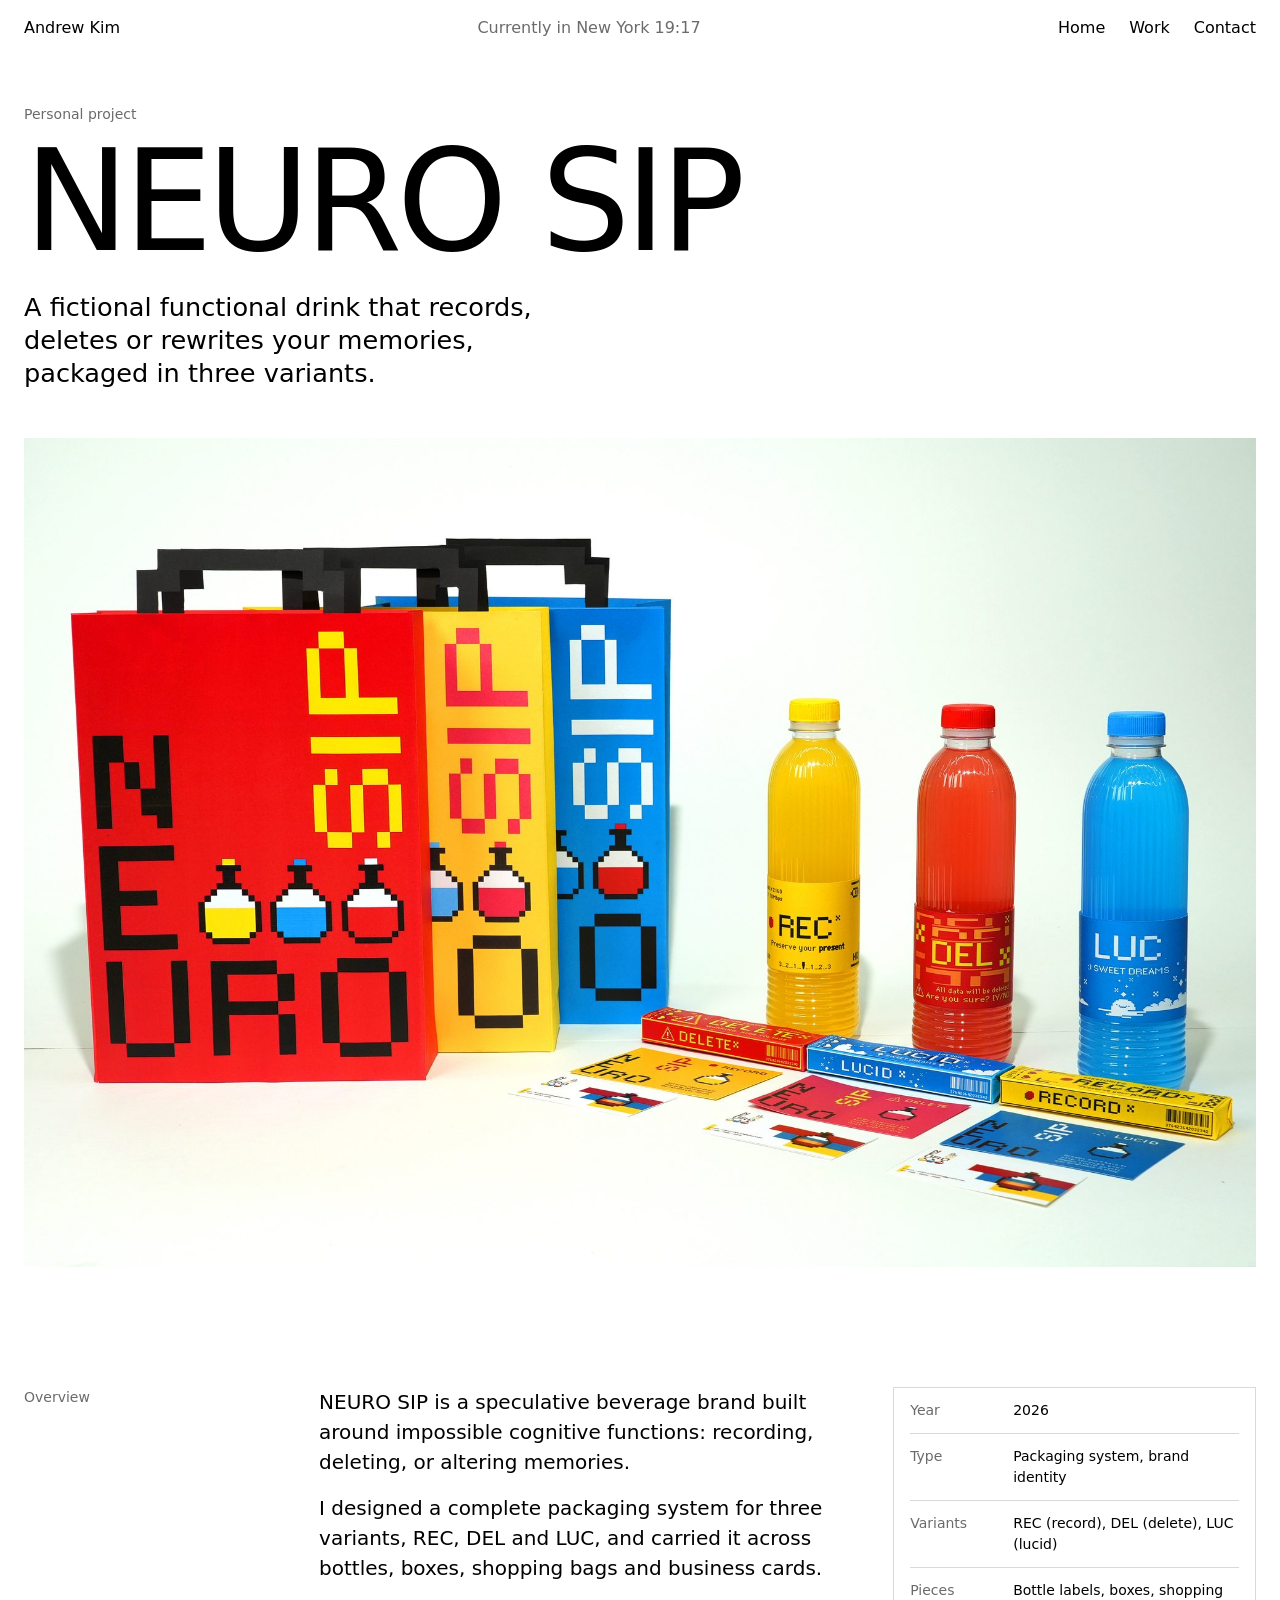
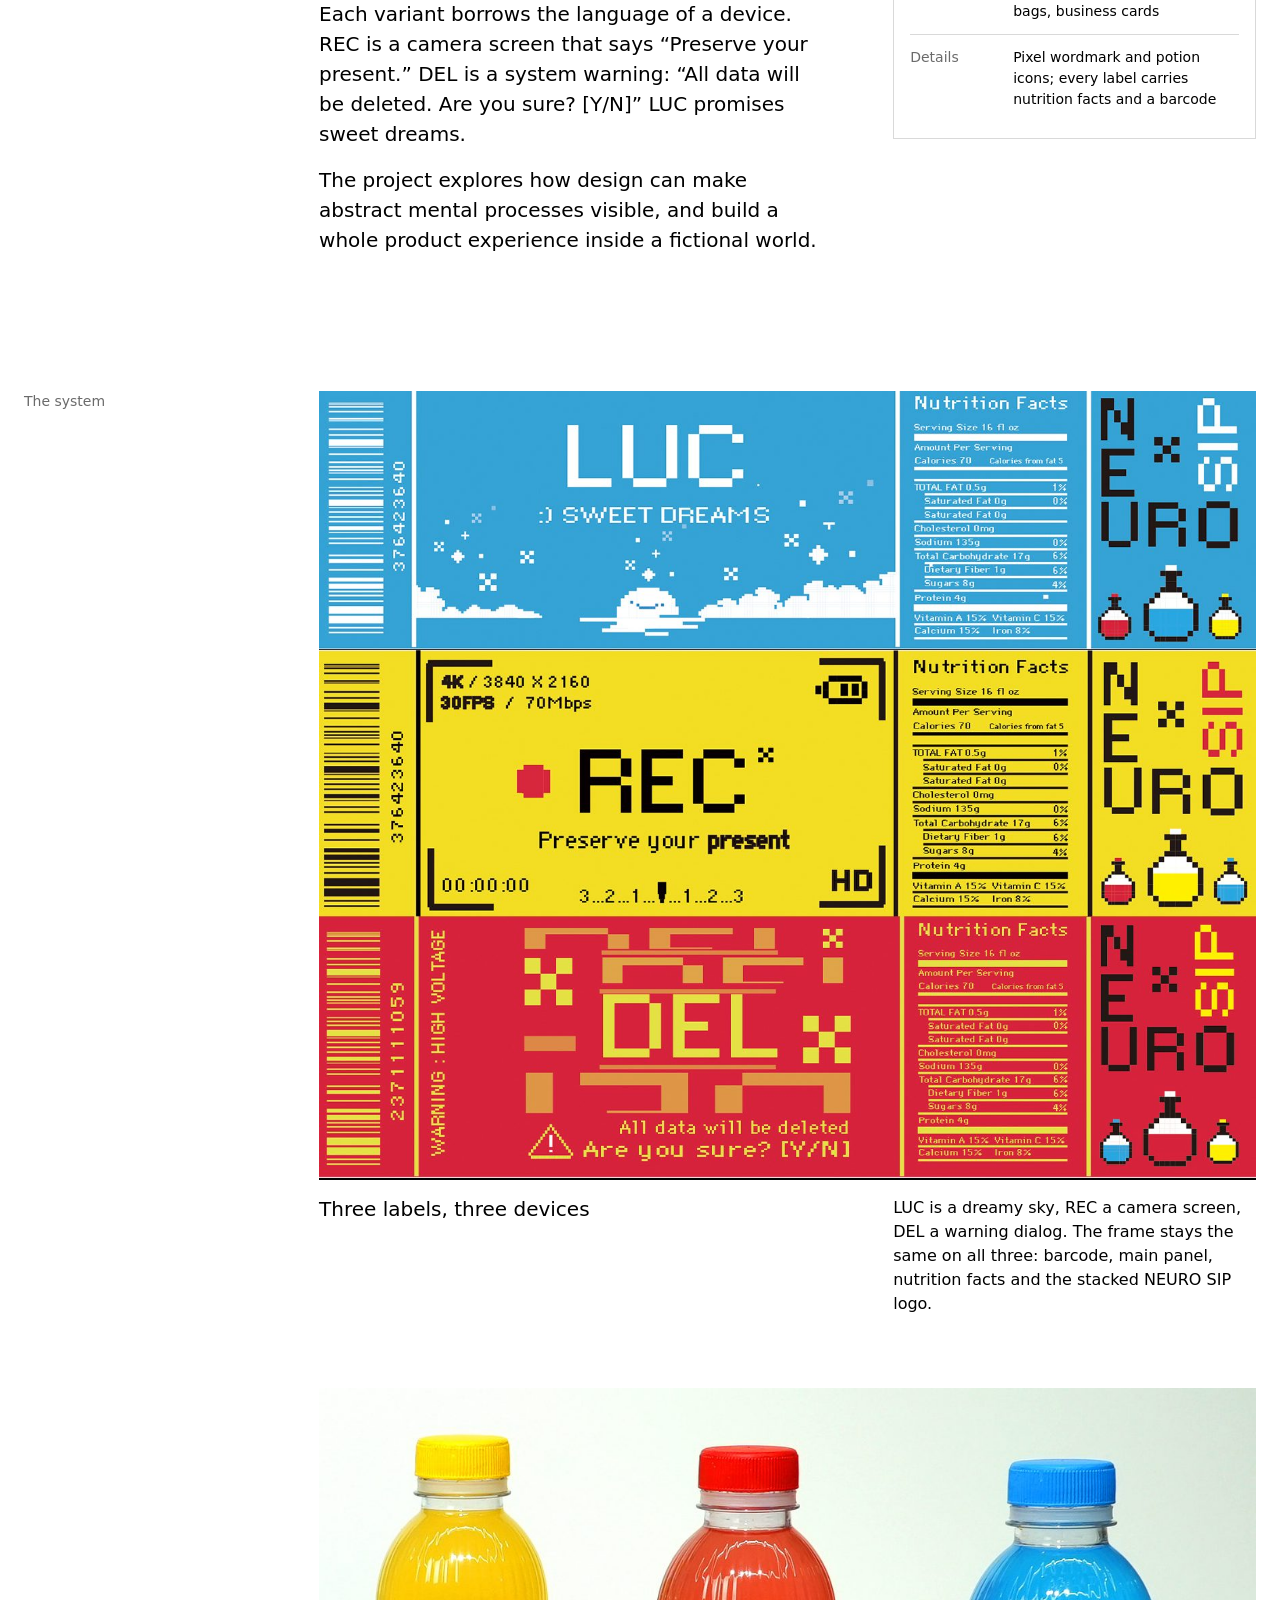
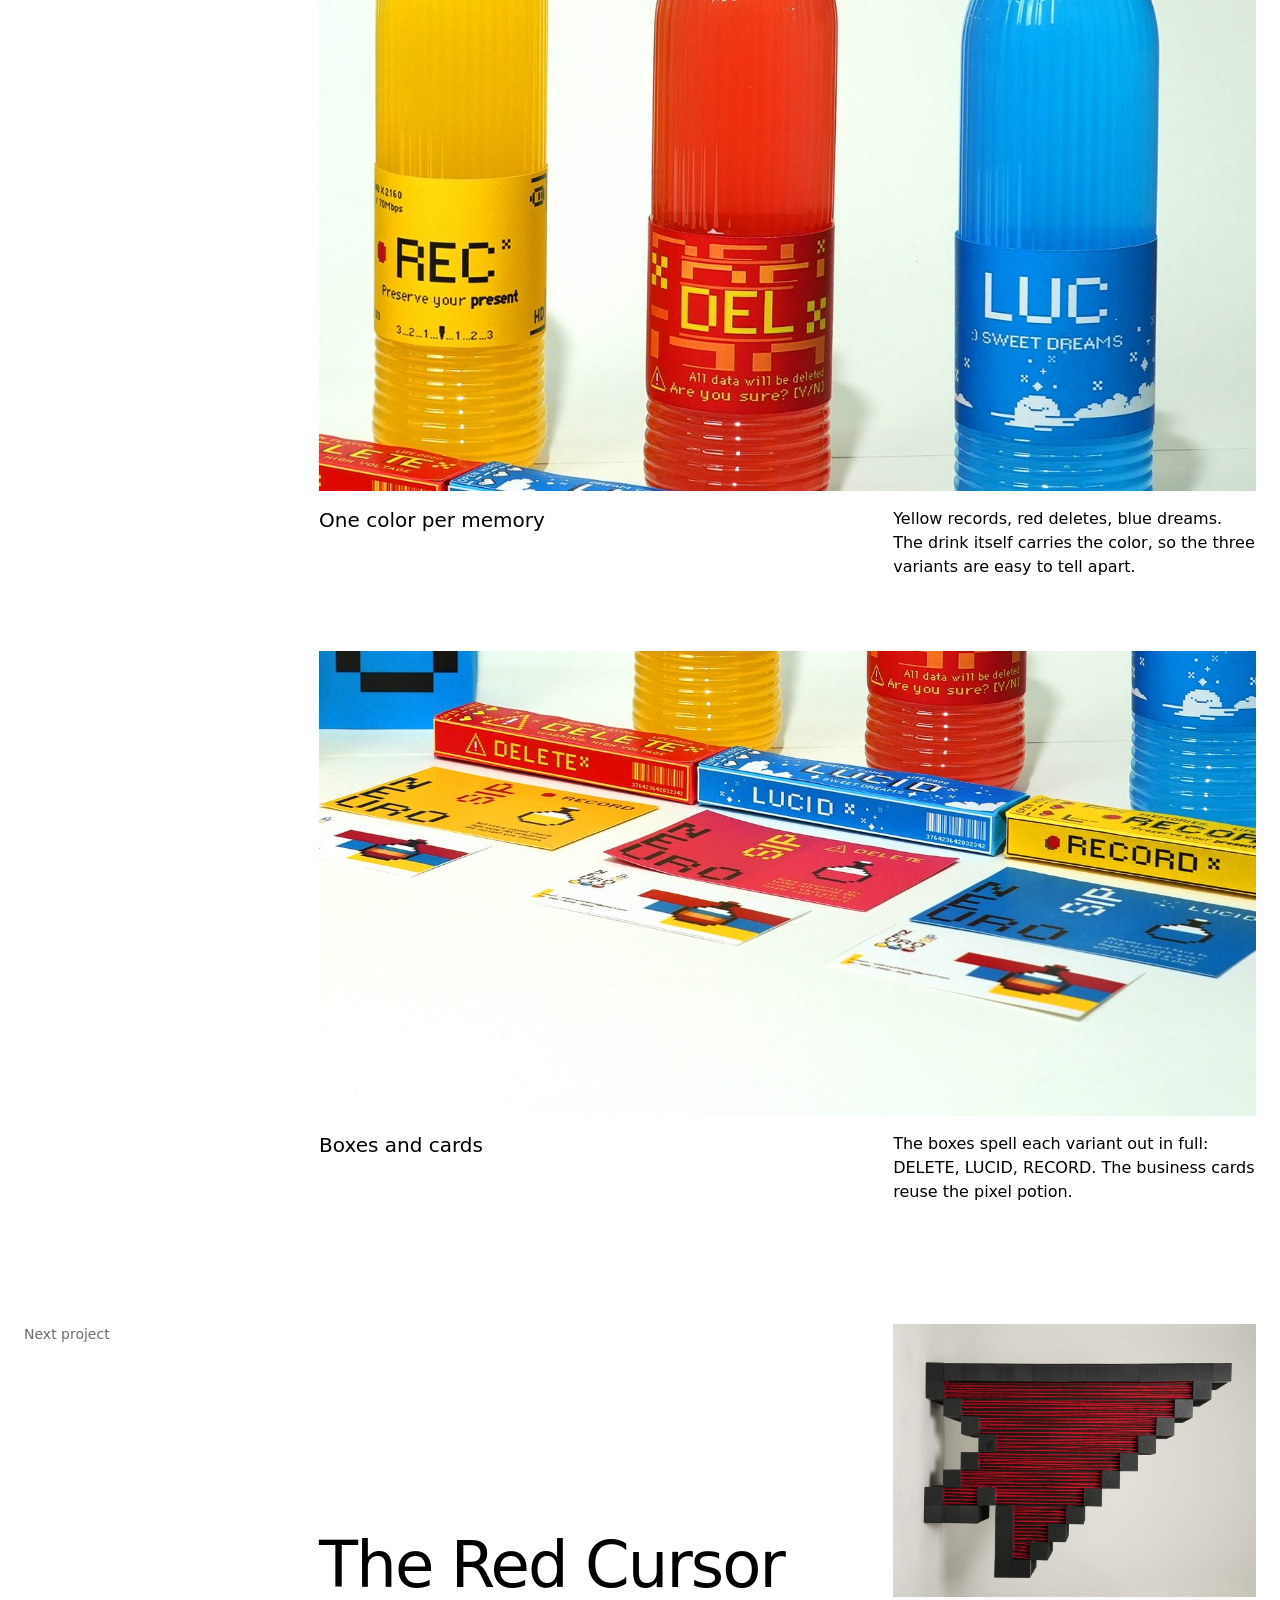
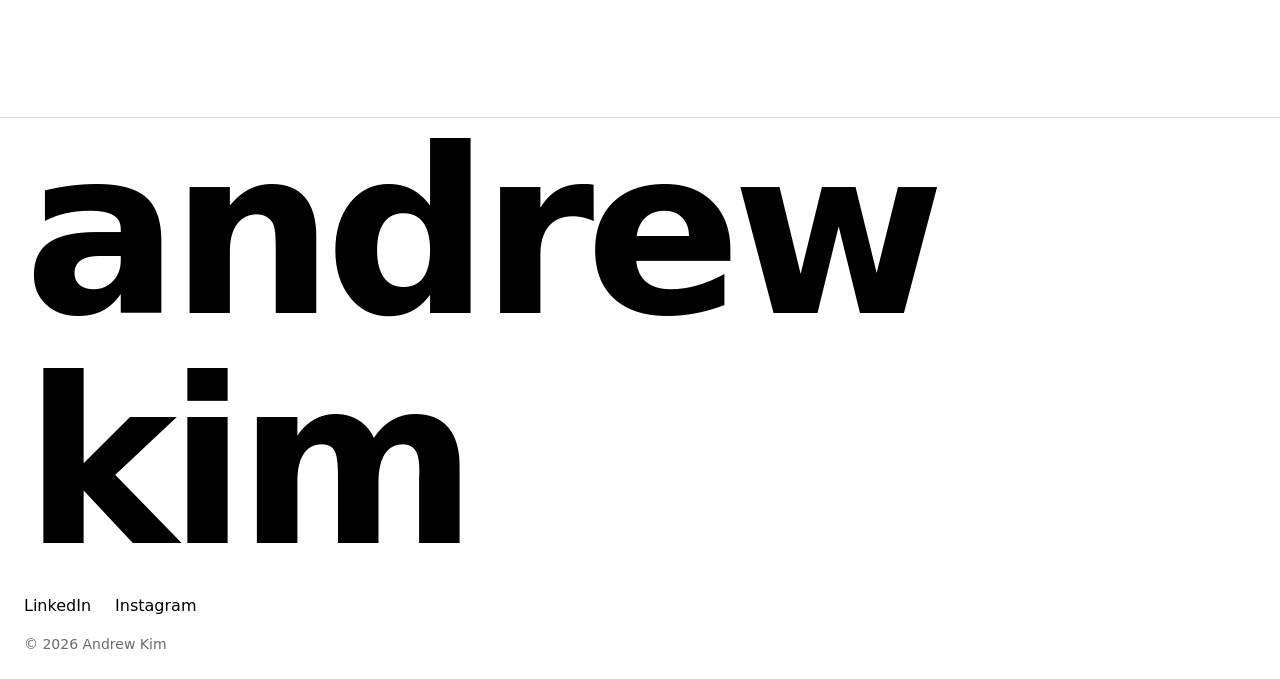
<file: neuro-sip.html>
<!DOCTYPE html>
<html lang="en">
<head>
  <meta charset="UTF-8">
  <meta name="viewport" content="width=device-width, initial-scale=1">
  <title>NEURO SIP — Andrew Kim</title>
  <meta name="description" content="NEURO SIP: A fictional functional drink that records, deletes or rewrites your memories, packaged in three variants.">
  <link rel="stylesheet" href="style.css">
</head>
<body>

  <a class="skip-link" href="#main">Skip to content</a>

  <header class="site-header">
    <a class="logo" href="index.html">Andrew Kim</a>
    <p class="status">Currently in New York <span id="clock">--:--</span></p>
    <nav class="main-nav" aria-label="Main">
      <ul>
        <li><a href="index.html">Home</a></li>
        <li><a href="work.html">Work</a></li>
        <li><a href="contact.html">Contact</a></li>
      </ul>
    </nav>
  </header>

  <main id="main">
    <!-- 1. 제목 + 한 줄 소개 + 대표 이미지 -->
    <section class="case-hero">
      <p class="case-type">Personal project</p>
      <h1>NEURO SIP</h1>
      <p class="case-lede">A fictional functional drink that records, deletes or rewrites your memories, packaged in three variants.</p>
      <img class="case-cover" src="images/neuro-sip/cover.jpg" alt="NEURO SIP shopping bags in red, yellow and blue behind three bottles labelled REC, DEL and LUC, with boxes and business cards in front." width="2000" height="1346">
    </section>

    <!-- 2. 이야기 + 스펙 시트 (홈 About처럼 3열: 라벨 / 글 / 스펙) -->
    <section class="case-section">
      <h2 class="case-label">Overview</h2>
      <div class="case-story">
        <p>NEURO SIP is a speculative beverage brand built around impossible cognitive functions: recording, deleting, or altering memories.</p>
        <p>I designed a complete packaging system for three variants, REC, DEL and LUC, and carried it across bottles, boxes, shopping bags and business cards.</p>
        <p>Each variant borrows the language of a device. REC is a camera screen that says “Preserve your present.” DEL is a system warning: “All data will be deleted. Are you sure? [Y/N]” LUC promises sweet dreams.</p>
        <p>The project explores how design can make abstract mental processes visible, and build a whole product experience inside a fictional world.</p>
      </div>
      <aside class="spec" aria-label="Project details">
        <dl>
          <div><dt>Year</dt><dd>2026</dd></div>
          <div><dt>Type</dt><dd>Packaging system, brand identity</dd></div>
          <div><dt>Variants</dt><dd>REC (record), DEL (delete), LUC (lucid)</dd></div>
          <div><dt>Pieces</dt><dd>Bottle labels, boxes, shopping bags, business cards</dd></div>
          <div><dt>Details</dt><dd>Pixel wordmark and potion icons; every label carries nutrition facts and a barcode</dd></div>
        </dl>
      </aside>
    </section>

    <!-- 3. 구성 요소 (순서가 없어서 번호 없음) -->
    <section class="case-section">
      <h2 class="case-label">The system</h2>
      <ul class="steps">
        <li class="step">
          <figure class="step-media">
            <img src="images/neuro-sip/labels.jpg" alt="The three bottle labels: LUC with a dream sky, REC with a camera screen, DEL with a deletion warning, each with nutrition facts and a barcode." width="1383" height="1164" loading="lazy">
          </figure>
          <div class="step-text">
            <h3>Three labels, three devices</h3>
            <p>LUC is a dreamy sky, REC a camera screen, DEL a warning dialog. The frame stays the same on all three: barcode, main panel, nutrition facts and the stacked NEURO SIP logo.</p>
          </div>
        </li>
        <li class="step">
          <figure class="step-media">
            <img src="images/neuro-sip/bottles.jpg" alt="Yellow REC, red DEL and blue LUC bottles." width="1200" height="900" loading="lazy">
          </figure>
          <div class="step-text">
            <h3>One color per memory</h3>
            <p>Yellow records, red deletes, blue dreams. The drink itself carries the color, so the three variants are easy to tell apart.</p>
          </div>
        </li>
        <li class="step">
          <figure class="step-media">
            <img src="images/neuro-sip/boxes.jpg" alt="DELETE, LUCID and RECORD boxes with NEURO SIP business cards in front." width="1400" height="696" loading="lazy">
          </figure>
          <div class="step-text">
            <h3>Boxes and cards</h3>
            <p>The boxes spell each variant out in full: DELETE, LUCID, RECORD. The business cards reuse the pixel potion.</p>
          </div>
        </li>
      </ul>
    </section>

    <!-- 4. 다음 작업으로 -->
    <nav class="next-case" aria-label="Next project">
      <p>Next project</p>
      <a href="red-cursor.html">
        <span class="next-title">The Red Cursor</span>
        <img src="images/cards/red-cursor.jpg" alt="" width="1200" height="900" loading="lazy">
      </a>
    </nav>
  </main>

  <footer class="site-footer">
    <p class="footer-name" aria-hidden="true">andrew kim</p>
    <ul class="footer-links">
      <li><a href="https://www.linkedin.com/in/seongsikkim">LinkedIn</a></li>
      <li><a href="#">Instagram</a></li>
    </ul>
    <p class="copyright">© 2026 Andrew Kim</p>
  </footer>

  <!-- 시계 (+ 움직임 줄이기 설정이면 영상 자동재생 멈춤) -->
  <script src="page.js"></script>
</body>
</html>
</file>
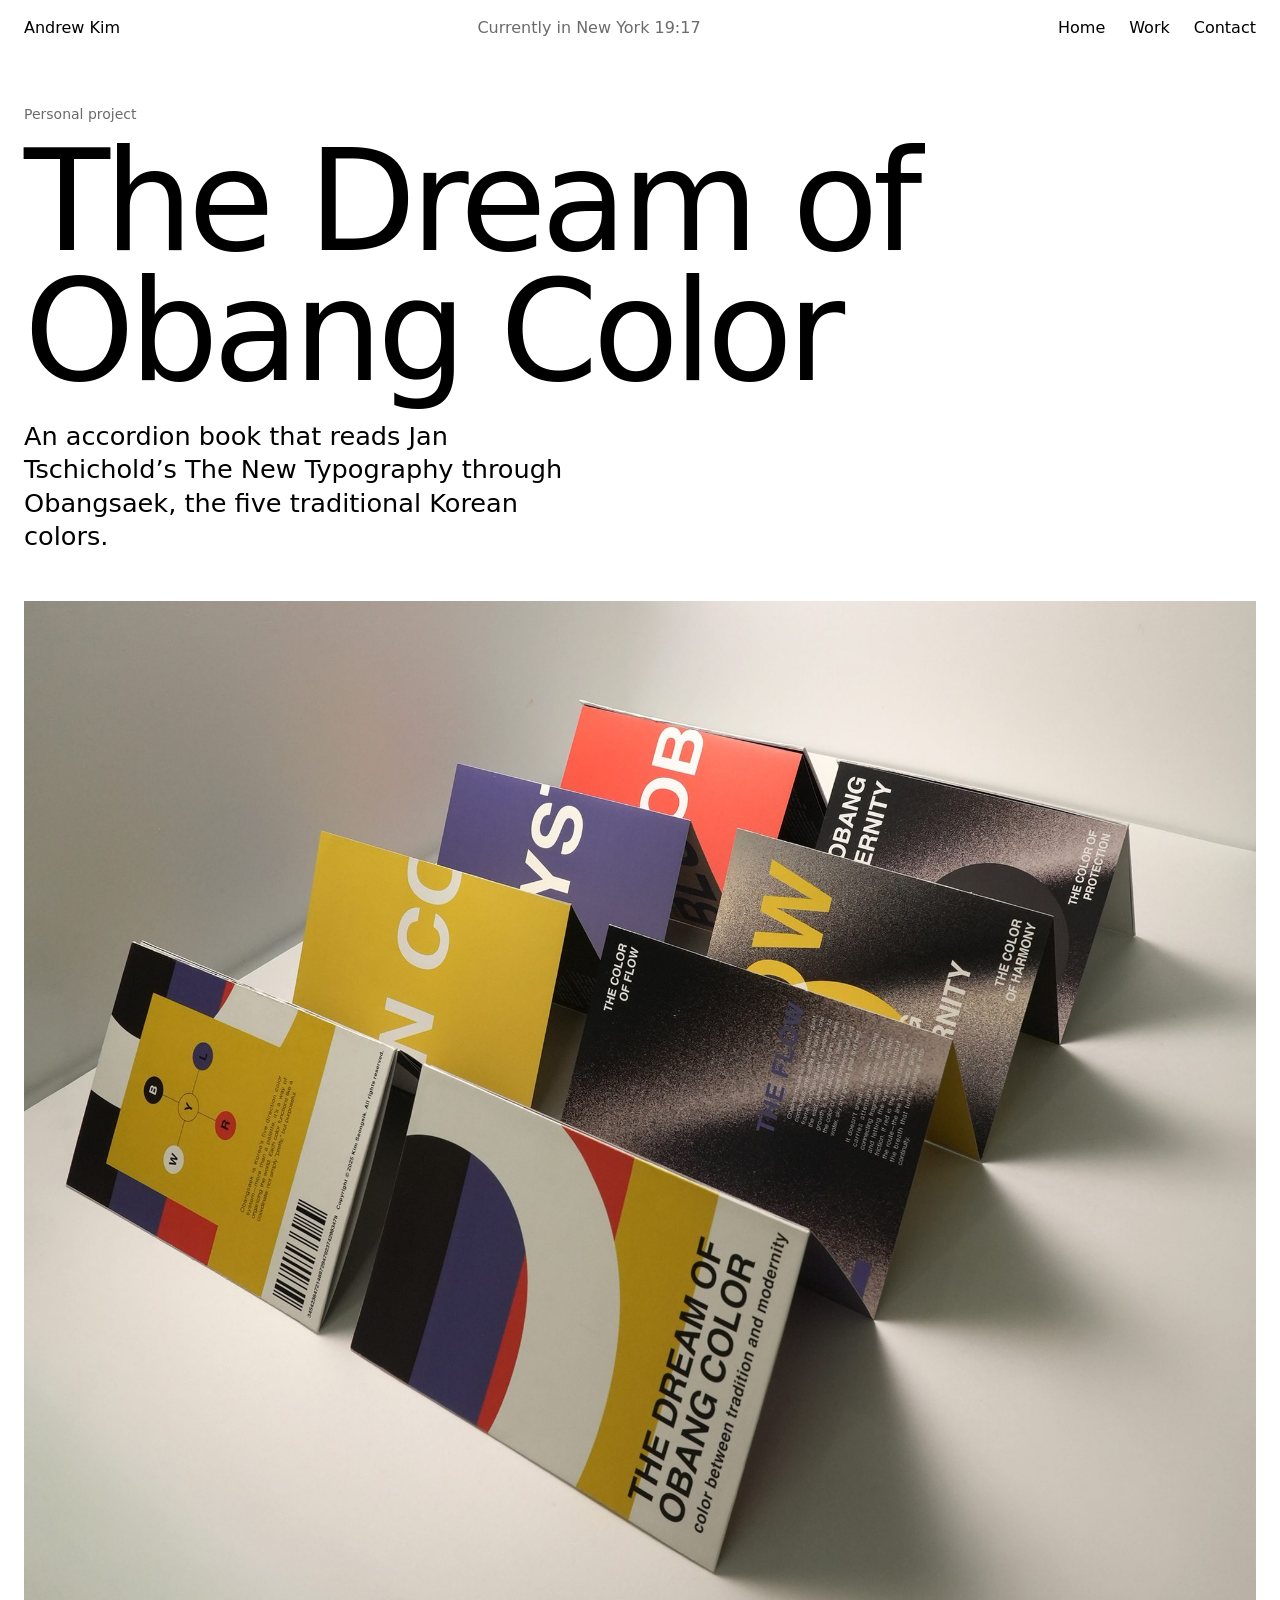
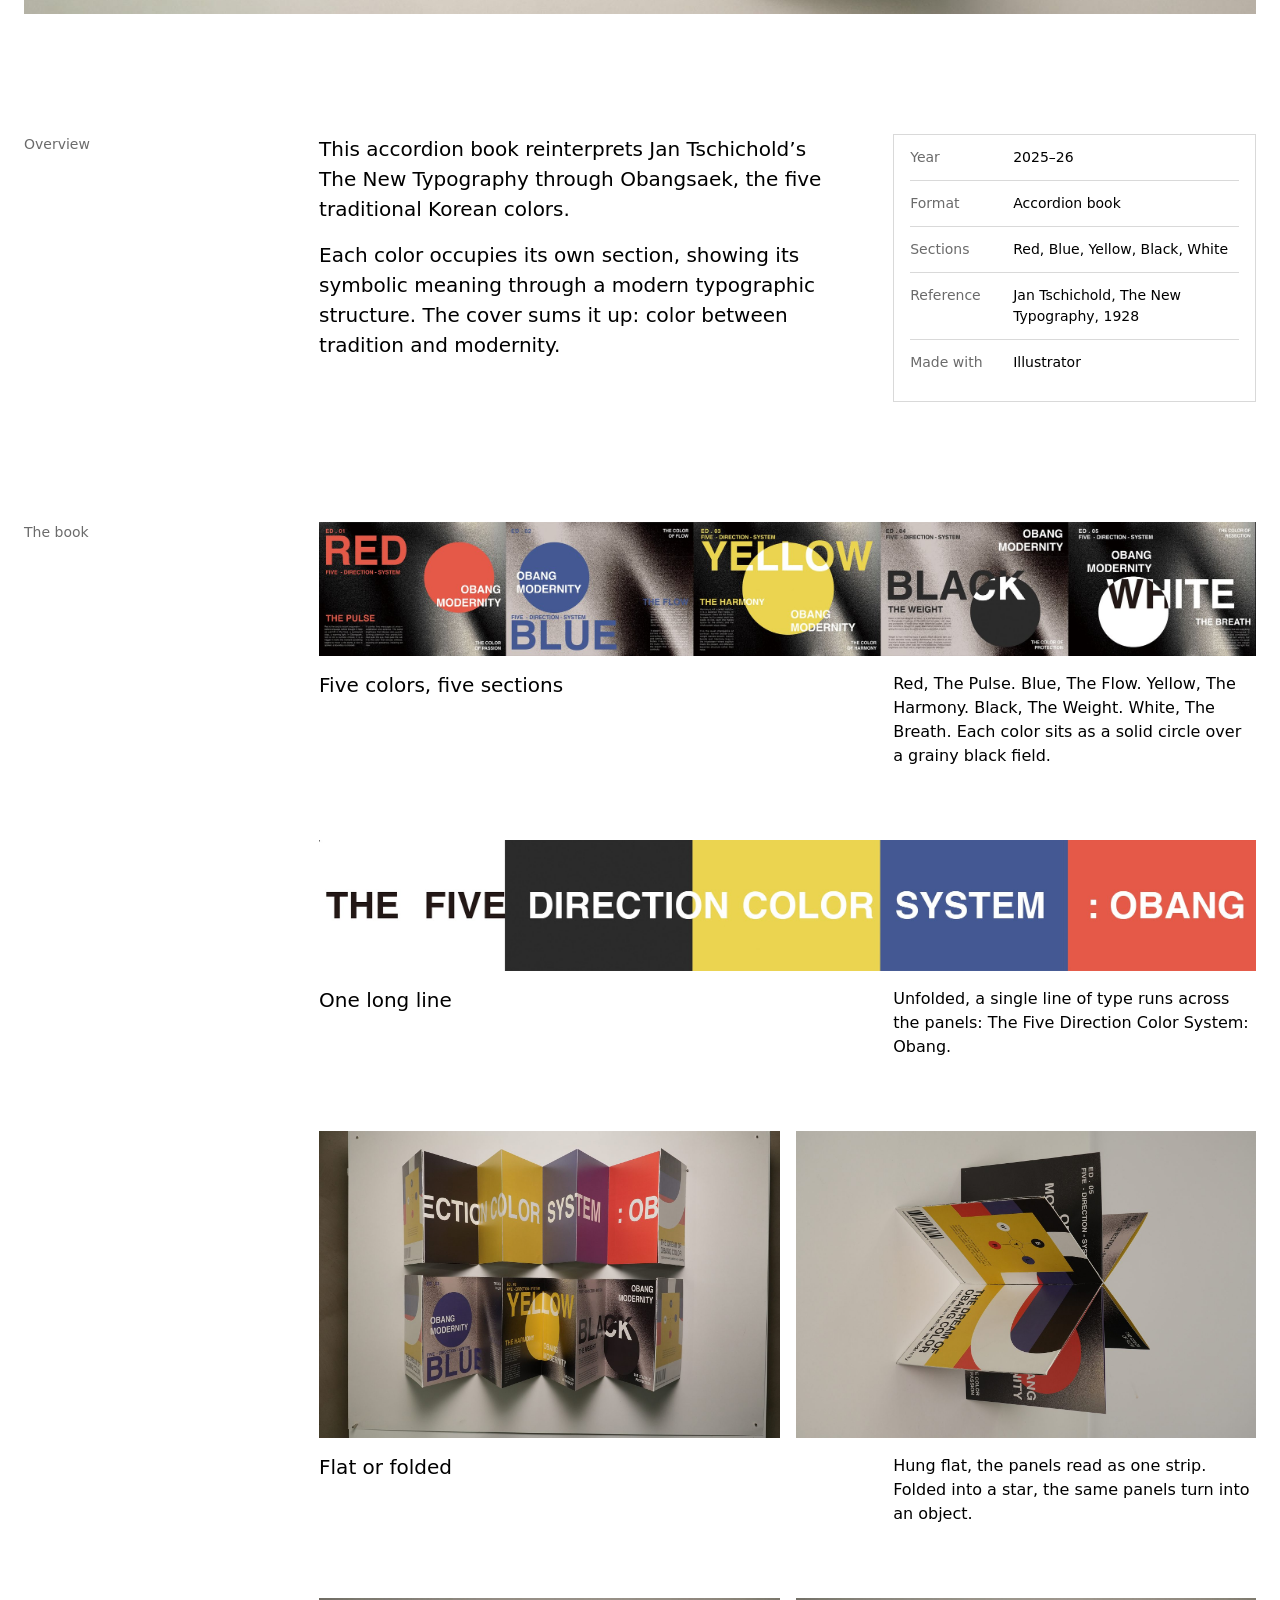
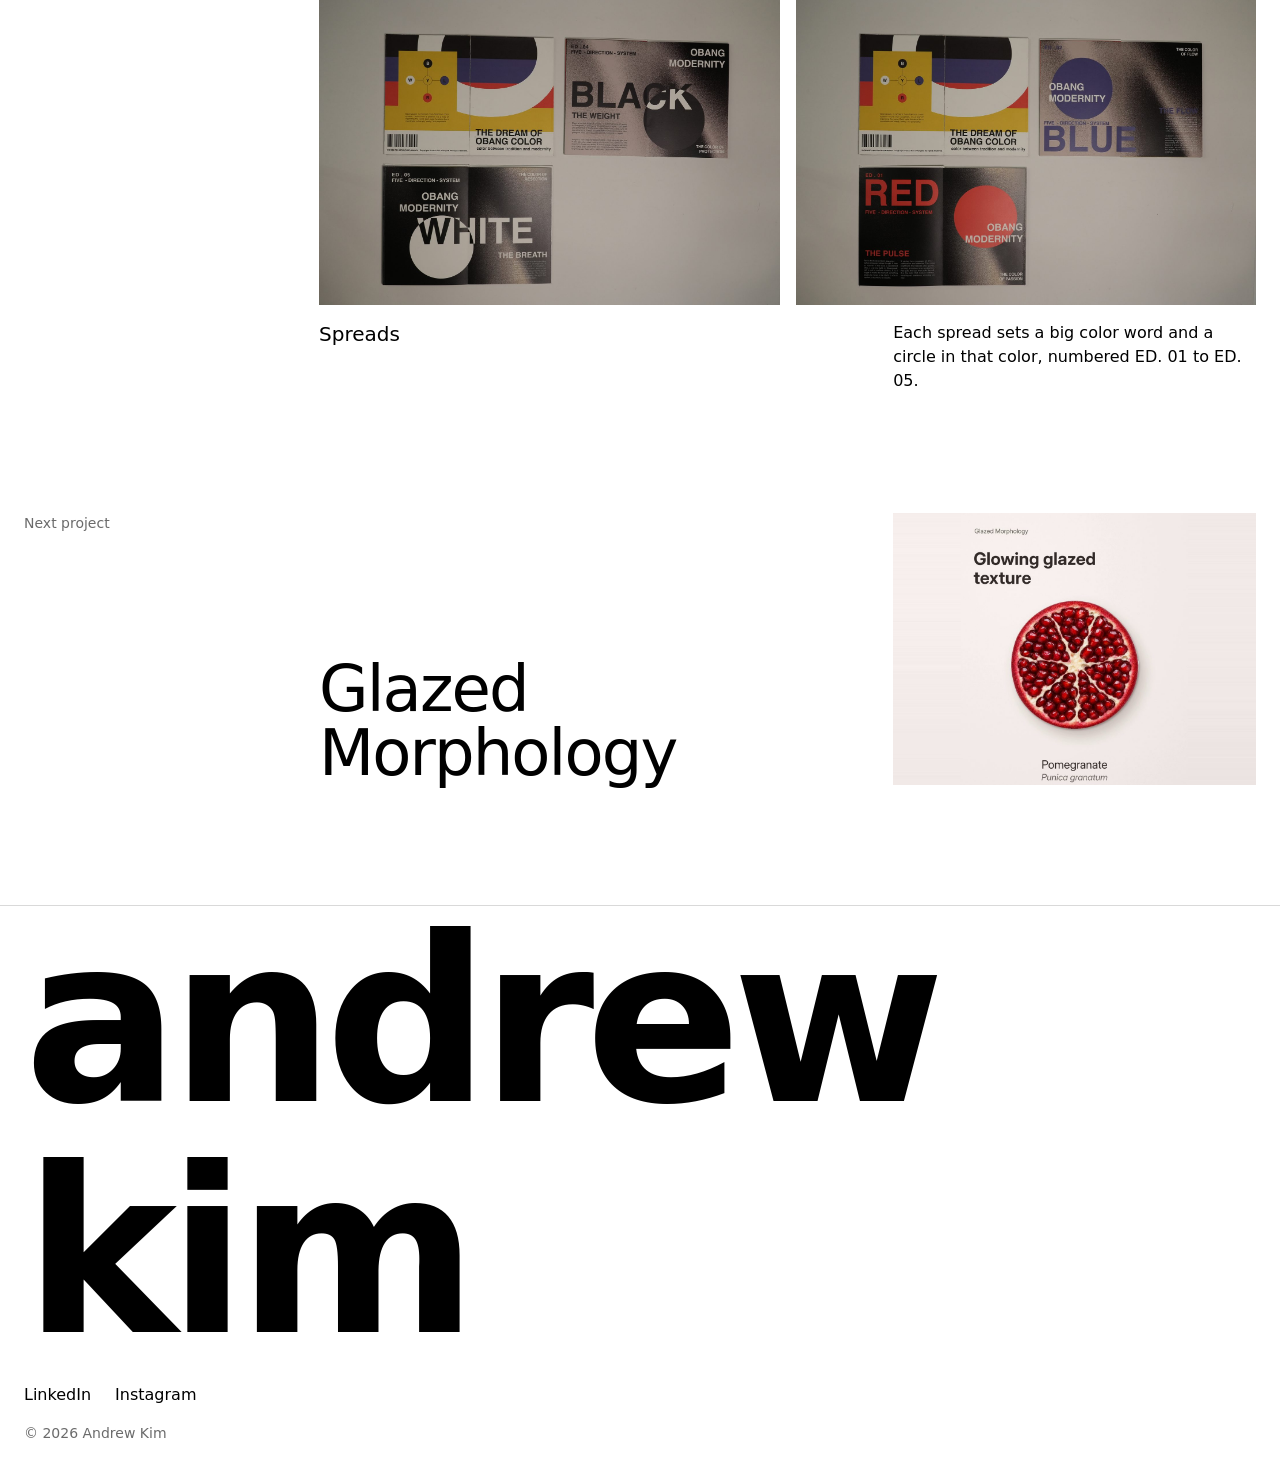
<file: obang.html>
<!DOCTYPE html>
<html lang="en">
<head>
  <meta charset="UTF-8">
  <meta name="viewport" content="width=device-width, initial-scale=1">
  <title>The Dream of Obang Color — Andrew Kim</title>
  <meta name="description" content="The Dream of Obang Color: An accordion book that reads Jan Tschichold’s The New Typography through Obangsaek, the five traditional Korean colors.">
  <link rel="stylesheet" href="style.css">
</head>
<body>

  <a class="skip-link" href="#main">Skip to content</a>

  <header class="site-header">
    <a class="logo" href="index.html">Andrew Kim</a>
    <p class="status">Currently in New York <span id="clock">--:--</span></p>
    <nav class="main-nav" aria-label="Main">
      <ul>
        <li><a href="index.html">Home</a></li>
        <li><a href="work.html">Work</a></li>
        <li><a href="contact.html">Contact</a></li>
      </ul>
    </nav>
  </header>

  <main id="main">
    <!-- 1. 제목 + 한 줄 소개 + 대표 이미지 -->
    <section class="case-hero">
      <p class="case-type">Personal project</p>
      <h1>The Dream of Obang Color</h1>
      <p class="case-lede">An accordion book that reads Jan Tschichold’s The New Typography through Obangsaek, the five traditional Korean colors.</p>
      <img class="case-cover" src="images/obang/cover.jpg" alt="The accordion book standing in zigzag folds. The cover reads: The Dream of Obang Color, color between tradition and modernity." width="2000" height="1645">
    </section>

    <!-- 2. 이야기 + 스펙 시트 (홈 About처럼 3열: 라벨 / 글 / 스펙) -->
    <section class="case-section">
      <h2 class="case-label">Overview</h2>
      <div class="case-story">
        <p>This accordion book reinterprets Jan Tschichold’s The New Typography through Obangsaek, the five traditional Korean colors.</p>
        <p>Each color occupies its own section, showing its symbolic meaning through a modern typographic structure. The cover sums it up: color between tradition and modernity.</p>
      </div>
      <aside class="spec" aria-label="Project details">
        <dl>
          <div><dt>Year</dt><dd>2025–26</dd></div>
          <div><dt>Format</dt><dd>Accordion book</dd></div>
          <div><dt>Sections</dt><dd>Red, Blue, Yellow, Black, White</dd></div>
          <div><dt>Reference</dt><dd>Jan Tschichold, The New Typography, 1928</dd></div>
          <div><dt>Made with</dt><dd>Illustrator</dd></div>
        </dl>
      </aside>
    </section>

    <!-- 3. 구성 요소 (순서가 없어서 번호 없음) -->
    <section class="case-section">
      <h2 class="case-label">The book</h2>
      <ul class="steps">
        <li class="step">
          <figure class="step-media">
            <img src="images/obang/five-colors.jpg" alt="The five sections side by side: Red, The Pulse. Blue, The Flow. Yellow, The Harmony. Black, The Weight. White, The Breath." width="2400" height="341" loading="lazy">
          </figure>
          <div class="step-text">
            <h3>Five colors, five sections</h3>
            <p>Red, The Pulse. Blue, The Flow. Yellow, The Harmony. Black, The Weight. White, The Breath. Each color sits as a solid circle over a grainy black field.</p>
          </div>
        </li>
        <li class="step">
          <figure class="step-media">
            <img src="images/obang/type-side.jpg" alt="One line of type across white, black, yellow, blue and red panels: The Five Direction Color System: Obang." width="2400" height="337" loading="lazy">
          </figure>
          <div class="step-text">
            <h3>One long line</h3>
            <p>Unfolded, a single line of type runs across the panels: The Five Direction Color System: Obang.</p>
          </div>
        </li>
        <li class="step">
          <figure class="step-media step-media--pair">
            <img src="images/obang/wall.jpg" alt="The book unfolded on a wall: the line of type above, the color sections below." width="1600" height="1067" loading="lazy">
            <img src="images/obang/star.jpg" alt="The book folded into a star shape." width="1600" height="1067" loading="lazy">
          </figure>
          <div class="step-text">
            <h3>Flat or folded</h3>
            <p>Hung flat, the panels read as one strip. Folded into a star, the same panels turn into an object.</p>
          </div>
        </li>
        <li class="step">
          <figure class="step-media step-media--pair">
            <img src="images/obang/spreads-1.jpg" alt="Spreads laid flat: the cover, Black and White." width="1600" height="1067" loading="lazy">
            <img src="images/obang/spreads-2.jpg" alt="Spreads laid flat: the cover, Blue and Red." width="1600" height="1067" loading="lazy">
          </figure>
          <div class="step-text">
            <h3>Spreads</h3>
            <p>Each spread sets a big color word and a circle in that color, numbered ED. 01 to ED. 05.</p>
          </div>
        </li>
      </ul>
    </section>

    <!-- 4. 다음 작업으로 -->
    <nav class="next-case" aria-label="Next project">
      <p>Next project</p>
      <a href="glazed-morphology.html">
        <span class="next-title">Glazed Morphology</span>
        <img src="images/cards/glazed-morphology.jpg" alt="" width="1200" height="900" loading="lazy">
      </a>
    </nav>
  </main>

  <footer class="site-footer">
    <p class="footer-name" aria-hidden="true">andrew kim</p>
    <ul class="footer-links">
      <li><a href="https://www.linkedin.com/in/seongsikkim">LinkedIn</a></li>
      <li><a href="#">Instagram</a></li>
    </ul>
    <p class="copyright">© 2026 Andrew Kim</p>
  </footer>

  <!-- 시계 (+ 움직임 줄이기 설정이면 영상 자동재생 멈춤) -->
  <script src="page.js"></script>
</body>
</html>
</file>
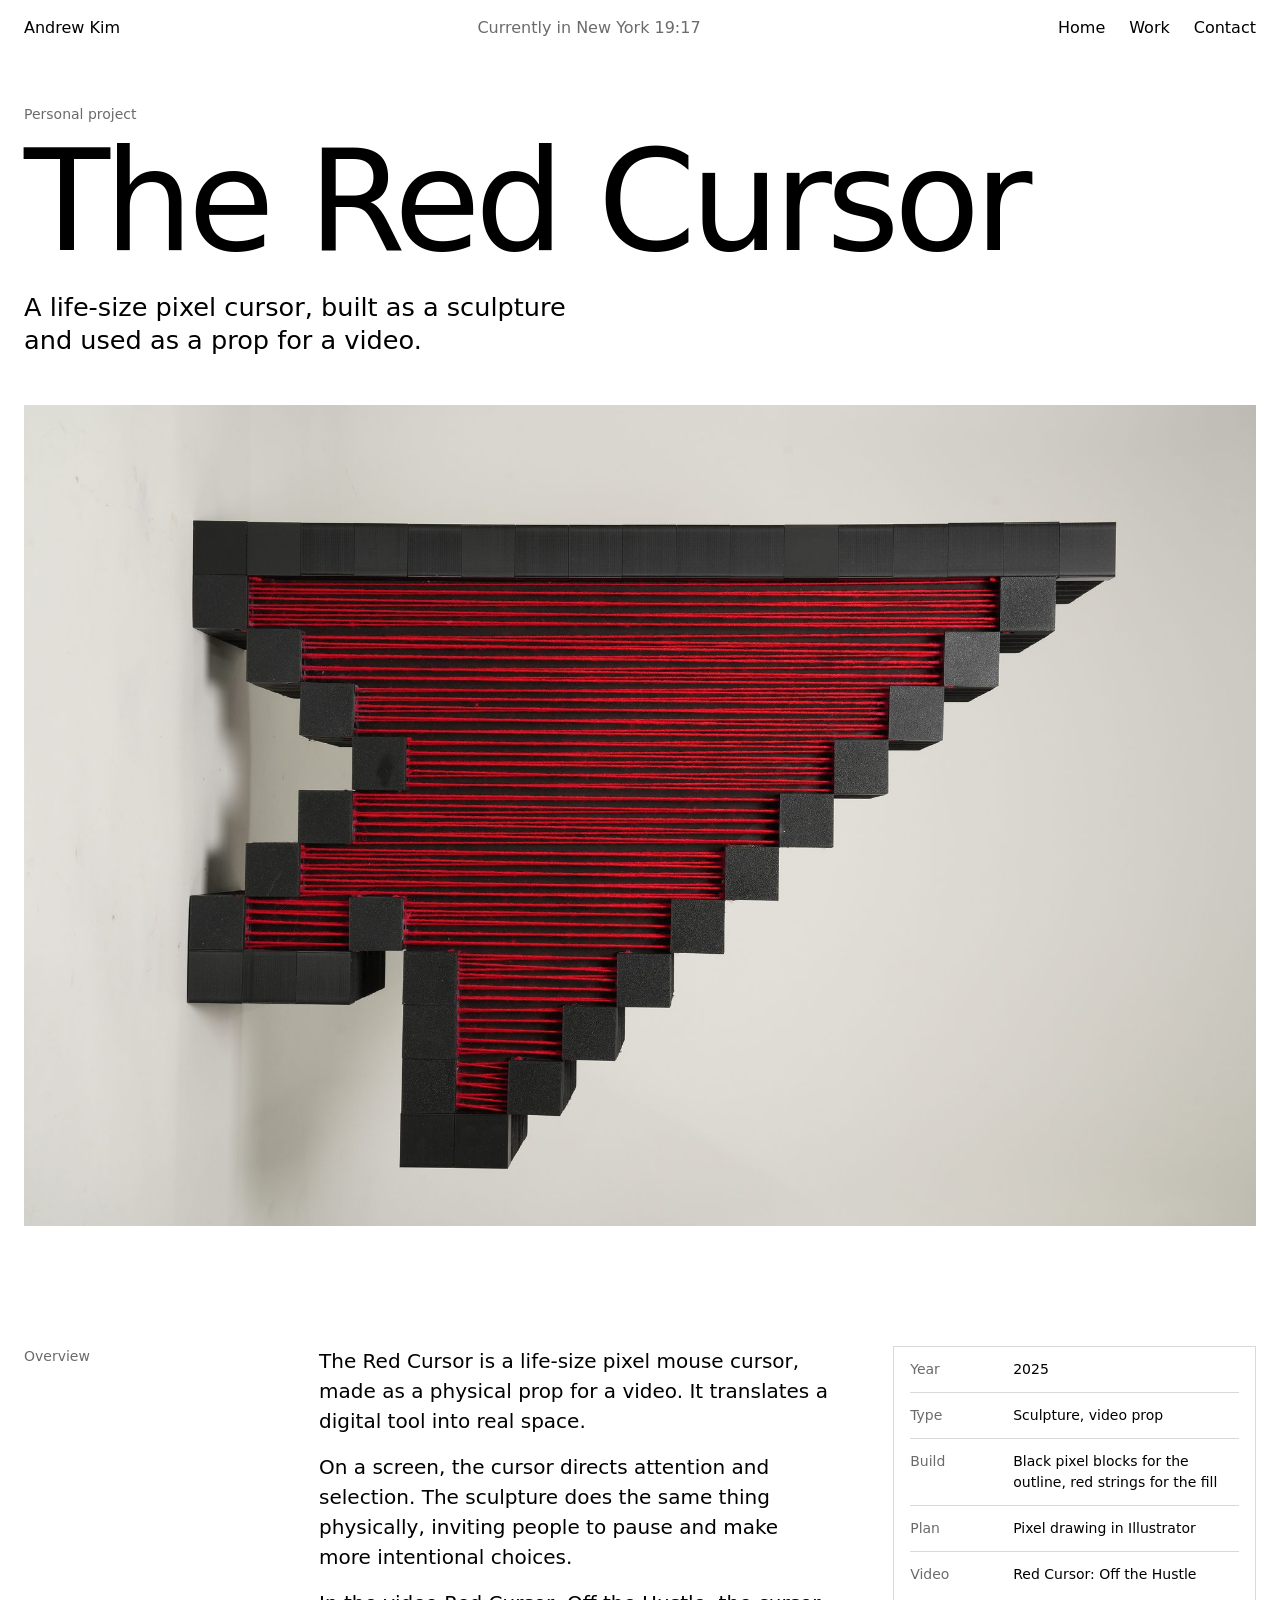
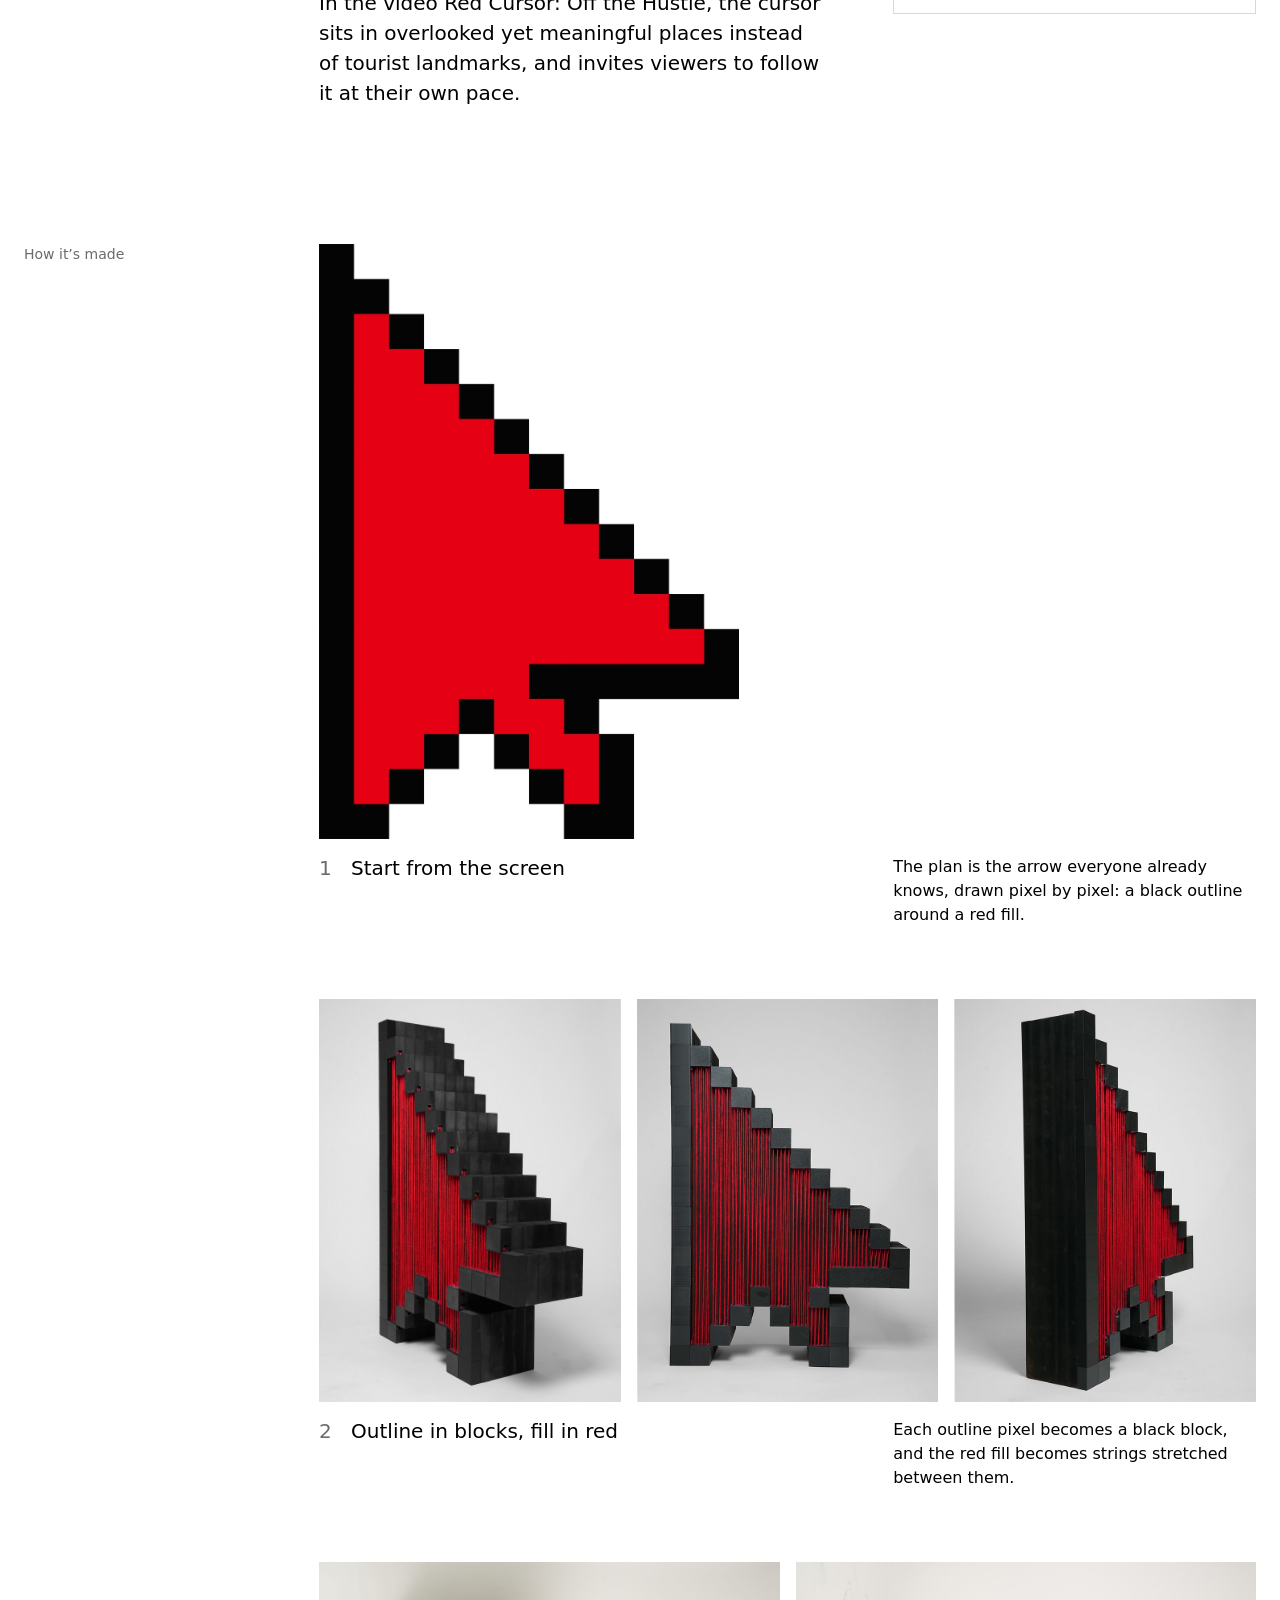
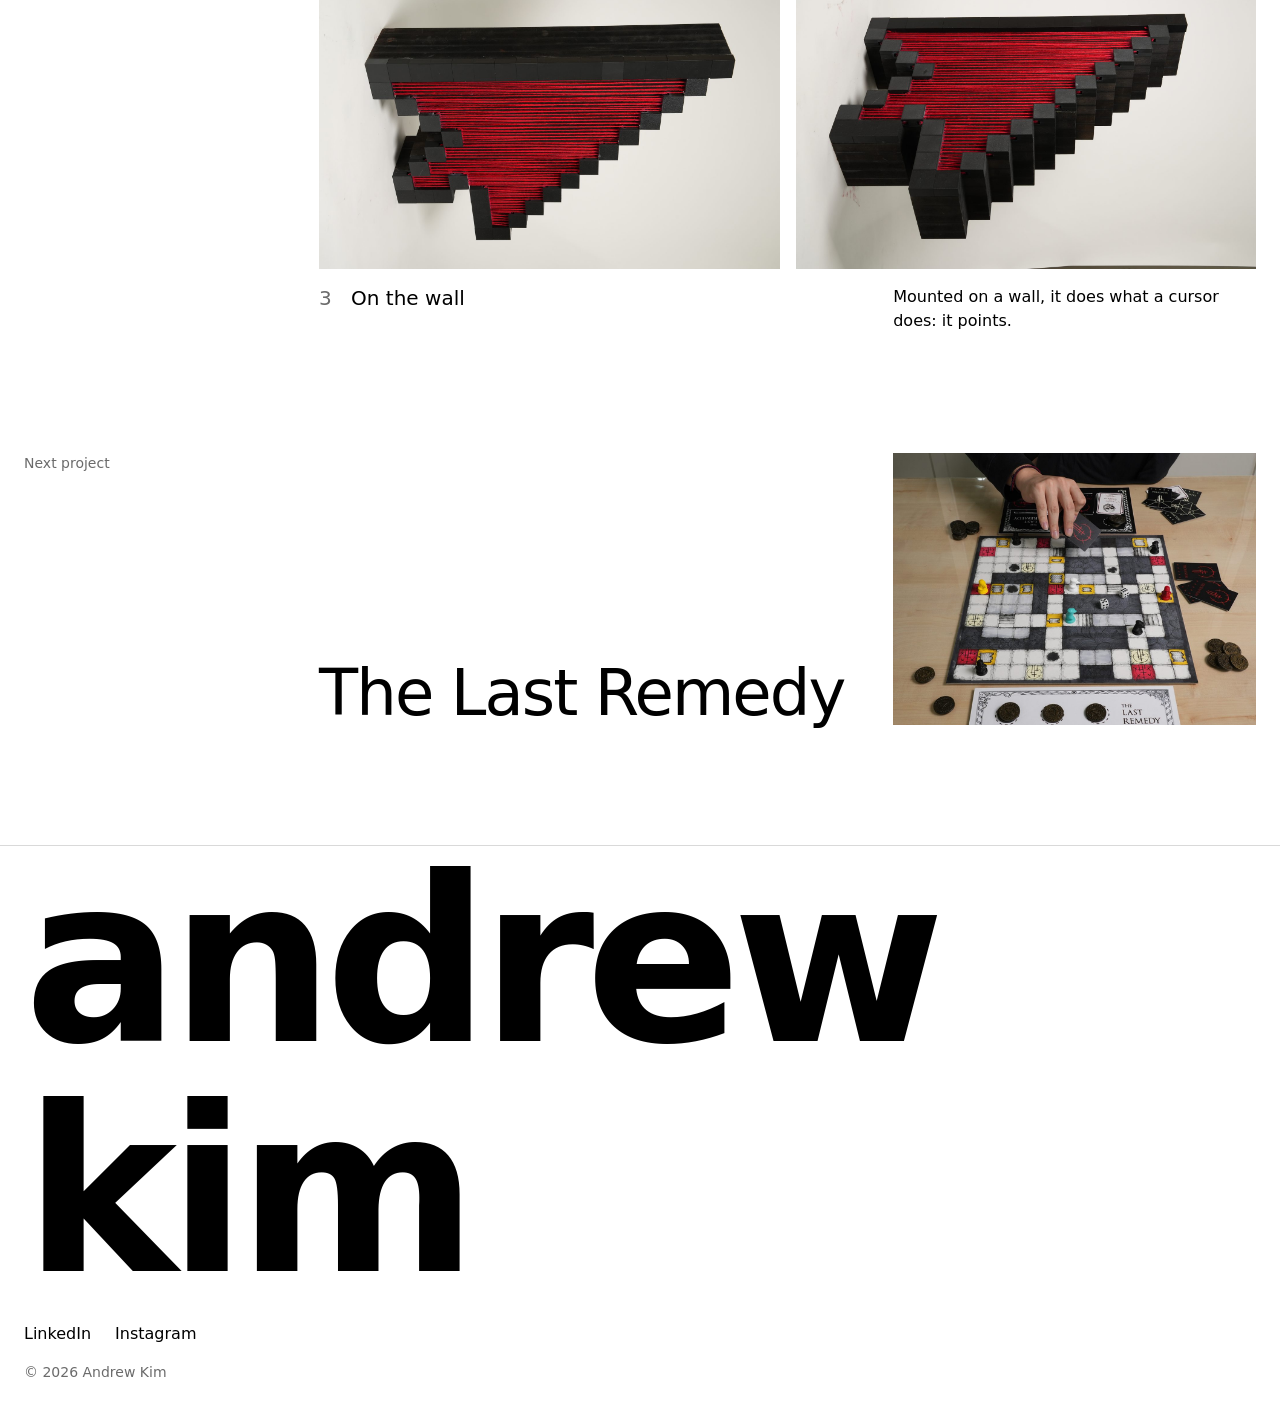
<file: red-cursor.html>
<!DOCTYPE html>
<html lang="en">
<head>
  <meta charset="UTF-8">
  <meta name="viewport" content="width=device-width, initial-scale=1">
  <title>The Red Cursor — Andrew Kim</title>
  <meta name="description" content="The Red Cursor: A life-size pixel cursor, built as a sculpture and used as a prop for a video.">
  <link rel="stylesheet" href="style.css">
</head>
<body>

  <a class="skip-link" href="#main">Skip to content</a>

  <header class="site-header">
    <a class="logo" href="index.html">Andrew Kim</a>
    <p class="status">Currently in New York <span id="clock">--:--</span></p>
    <nav class="main-nav" aria-label="Main">
      <ul>
        <li><a href="index.html">Home</a></li>
        <li><a href="work.html">Work</a></li>
        <li><a href="contact.html">Contact</a></li>
      </ul>
    </nav>
  </header>

  <main id="main">
    <!-- 1. 제목 + 한 줄 소개 + 대표 이미지 -->
    <section class="case-hero">
      <p class="case-type">Personal project</p>
      <h1>The Red Cursor</h1>
      <p class="case-lede">A life-size pixel cursor, built as a sculpture and used as a prop for a video.</p>
      <img class="case-cover" src="images/red-cursor/cover.jpg" alt="The Red Cursor mounted on a white wall: black pixel blocks outline the arrow and red strings fill it." width="2000" height="1333">
    </section>

    <!-- 2. 이야기 + 스펙 시트 (홈 About처럼 3열: 라벨 / 글 / 스펙) -->
    <section class="case-section">
      <h2 class="case-label">Overview</h2>
      <div class="case-story">
        <p>The Red Cursor is a life-size pixel mouse cursor, made as a physical prop for a video. It translates a digital tool into real space.</p>
        <p>On a screen, the cursor directs attention and selection. The sculpture does the same thing physically, inviting people to pause and make more intentional choices.</p>
        <p>In the video Red Cursor: Off the Hustle, the cursor sits in overlooked yet meaningful places instead of tourist landmarks, and invites viewers to follow it at their own pace.</p>
      </div>
      <aside class="spec" aria-label="Project details">
        <dl>
          <div><dt>Year</dt><dd>2025</dd></div>
          <div><dt>Type</dt><dd>Sculpture, video prop</dd></div>
          <div><dt>Build</dt><dd>Black pixel blocks for the outline, red strings for the fill</dd></div>
          <div><dt>Plan</dt><dd>Pixel drawing in Illustrator</dd></div>
          <div><dt>Video</dt><dd>Red Cursor: Off the Hustle</dd></div>
        </dl>
        <!-- 영상을 유튜브/비메오에 올리면 여기에 링크 버튼을 추가하세요 -->
      </aside>
    </section>

    <!-- 3. 과정 (순서가 있어서 번호를 붙임) -->
    <section class="case-section">
      <h2 class="case-label">How it’s made</h2>
      <ol class="steps steps--numbered">
        <li class="step">
          <figure class="step-media step-media--narrow">
            <img src="images/red-cursor/plan.jpg" alt="The cursor drawn on a pixel grid: a black outline around a red fill." width="1000" height="1417" loading="lazy">
          </figure>
          <div class="step-text">
            <h3>Start from the screen</h3>
            <p>The plan is the arrow everyone already knows, drawn pixel by pixel: a black outline around a red fill.</p>
          </div>
        </li>
        <li class="step">
          <figure class="step-media step-media--trio">
            <img src="images/red-cursor/front.jpg" alt="The sculpture from the front." width="1400" height="1890" loading="lazy">
            <img src="images/red-cursor/back.jpg" alt="The sculpture from behind." width="748" height="1031" loading="lazy">
            <img src="images/red-cursor/side.jpg" alt="The sculpture from the side." width="748" height="1121" loading="lazy">
          </figure>
          <div class="step-text">
            <h3>Outline in blocks, fill in red</h3>
            <p>Each outline pixel becomes a black block, and the red fill becomes strings stretched between them.</p>
          </div>
        </li>
        <li class="step">
          <figure class="step-media step-media--pair">
            <img src="images/red-cursor/dsc00318.jpg" alt="The cursor mounted on the wall, seen from below." width="1600" height="1067" loading="lazy">
            <img src="images/red-cursor/dsc00323.jpg" alt="The cursor mounted on the wall, seen from the side." width="1600" height="1067" loading="lazy">
          </figure>
          <div class="step-text">
            <h3>On the wall</h3>
            <p>Mounted on a wall, it does what a cursor does: it points.</p>
          </div>
        </li>
      </ol>
    </section>

    <!-- 4. 다음 작업으로 -->
    <nav class="next-case" aria-label="Next project">
      <p>Next project</p>
      <a href="last-remedy.html">
        <span class="next-title">The Last Remedy</span>
        <img src="images/cards/last-remedy.jpg" alt="" width="1200" height="900" loading="lazy">
      </a>
    </nav>
  </main>

  <footer class="site-footer">
    <p class="footer-name" aria-hidden="true">andrew kim</p>
    <ul class="footer-links">
      <li><a href="https://www.linkedin.com/in/seongsikkim">LinkedIn</a></li>
      <li><a href="#">Instagram</a></li>
    </ul>
    <p class="copyright">© 2026 Andrew Kim</p>
  </footer>

  <!-- 시계 (+ 움직임 줄이기 설정이면 영상 자동재생 멈춤) -->
  <script src="page.js"></script>
</body>
</html>
</file>
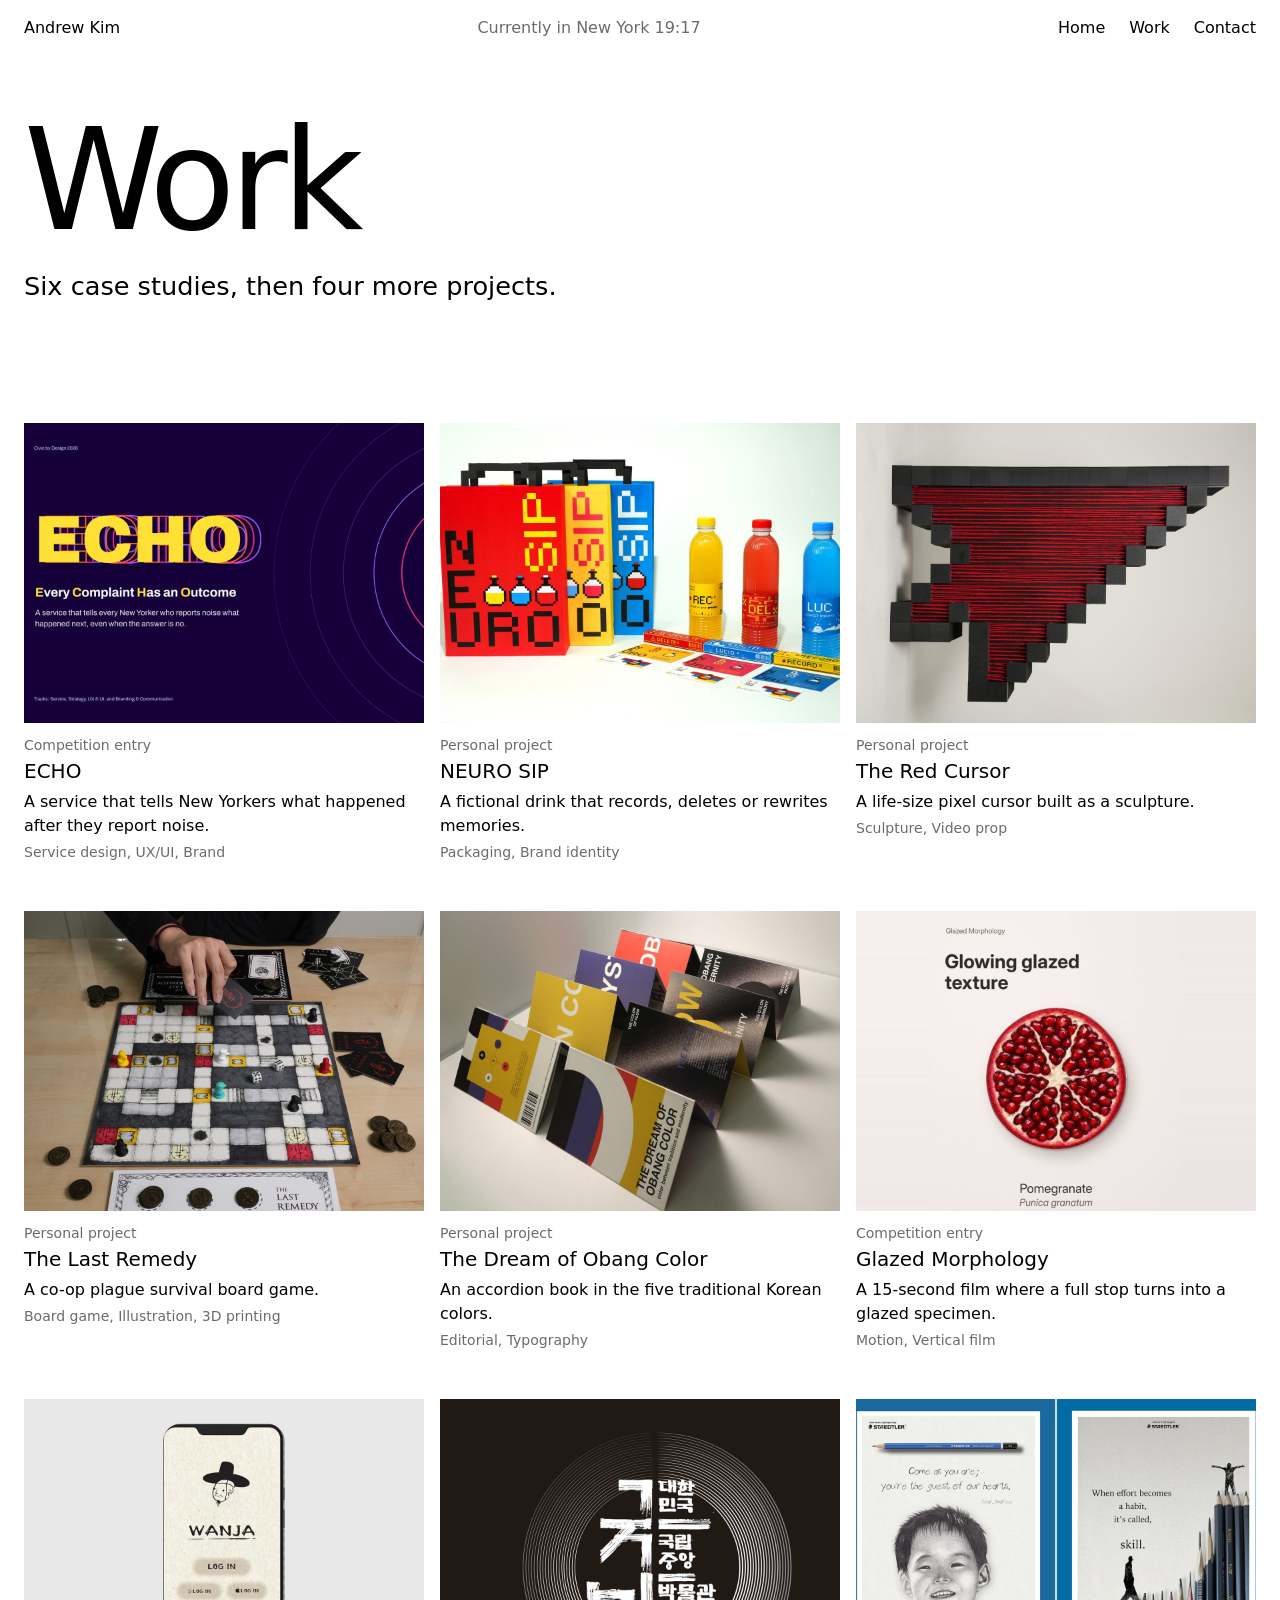
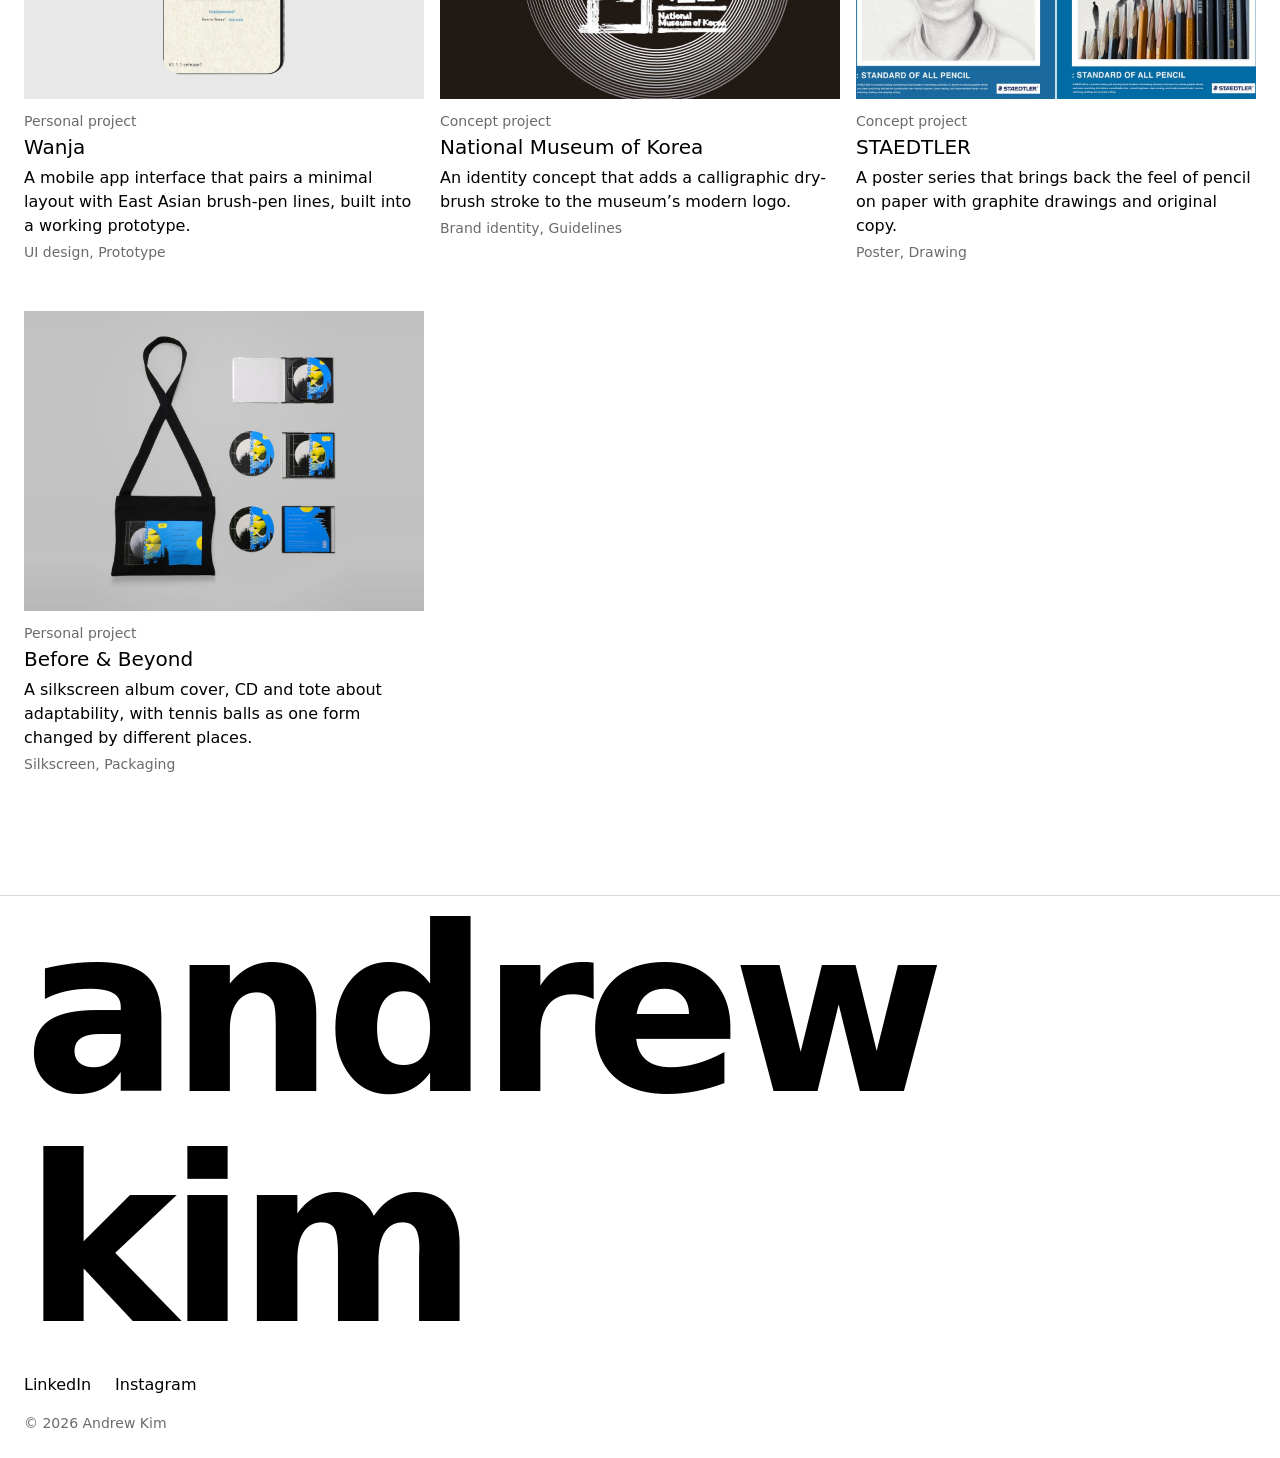
<file: work.html>
<!DOCTYPE html>
<html lang="en">
<head>
  <meta charset="UTF-8">
  <meta name="viewport" content="width=device-width, initial-scale=1">
  <title>Work — Andrew Kim</title>
  <meta name="description" content="Projects by Andrew Kim, a communication design student at Parsons.">
  <link rel="stylesheet" href="style.css">
</head>
<body>

  <a class="skip-link" href="#main">Skip to content</a>

  <header class="site-header">
    <a class="logo" href="index.html">Andrew Kim</a>
    <p class="status">Currently in New York <span id="clock">--:--</span></p>
    <nav class="main-nav" aria-label="Main">
      <ul>
        <li><a href="index.html">Home</a></li>
        <li><a href="work.html" aria-current="page">Work</a></li>
        <li><a href="contact.html">Contact</a></li>
      </ul>
    </nav>
  </header>

  <main id="main">
    <section class="case-hero">
      <h1>Work</h1>
      <p class="case-lede">Six case studies, then four more projects.</p>
    </section>

    <!-- 위 6개는 상세 페이지로 연결, 아래 4개는 소개만 -->
    <section>
      <ul class="case-grid case-grid--all">
        <li class="case">
          <a href="echo.html">
            <img class="media" src="images/cards/echo.jpg" alt="ECHO title slide: the yellow wordmark on deep purple." width="1200" height="900" loading="lazy">
            <p class="case-type">Competition entry</p>
            <h3>ECHO</h3>
            <p class="case-desc">A service that tells New Yorkers what happened after they report noise.</p>
            <p class="case-tags">Service design, UX/UI, Brand</p>
          </a>
        </li>
        <li class="case">
          <a href="neuro-sip.html">
            <img class="media" src="images/cards/neuro-sip.jpg" alt="NEURO SIP bags and bottles in red, yellow and blue." width="1200" height="900" loading="lazy">
            <p class="case-type">Personal project</p>
            <h3>NEURO SIP</h3>
            <p class="case-desc">A fictional drink that records, deletes or rewrites memories.</p>
            <p class="case-tags">Packaging, Brand identity</p>
          </a>
        </li>
        <li class="case">
          <a href="red-cursor.html">
            <img class="media" src="images/cards/red-cursor.jpg" alt="The Red Cursor sculpture on a wall." width="1200" height="900" loading="lazy">
            <p class="case-type">Personal project</p>
            <h3>The Red Cursor</h3>
            <p class="case-desc">A life-size pixel cursor built as a sculpture.</p>
            <p class="case-tags">Sculpture, Video prop</p>
          </a>
        </li>
        <li class="case">
          <a href="last-remedy.html">
            <img class="media" src="images/cards/last-remedy.jpg" alt="A game of The Last Remedy in play." width="1200" height="900" loading="lazy">
            <p class="case-type">Personal project</p>
            <h3>The Last Remedy</h3>
            <p class="case-desc">A co-op plague survival board game.</p>
            <p class="case-tags">Board game, Illustration, 3D printing</p>
          </a>
        </li>
        <li class="case">
          <a href="obang.html">
            <img class="media" src="images/cards/obang.jpg" alt="The Dream of Obang Color accordion book in zigzag folds." width="1200" height="900" loading="lazy">
            <p class="case-type">Personal project</p>
            <h3>The Dream of Obang Color</h3>
            <p class="case-desc">An accordion book in the five traditional Korean colors.</p>
            <p class="case-tags">Editorial, Typography</p>
          </a>
        </li>
        <li class="case">
          <a href="glazed-morphology.html">
            <img class="media" src="images/cards/glazed-morphology.jpg" alt="A frame from Glazed Morphology: a pomegranate specimen under the line Glowing glazed texture." width="1200" height="900" loading="lazy">
            <p class="case-type">Competition entry</p>
            <h3>Glazed Morphology</h3>
            <p class="case-desc">A 15-second film where a full stop turns into a glazed specimen.</p>
            <p class="case-tags">Motion, Vertical film</p>
          </a>
        </li>
        <li class="case">
          <div>
            <img class="media" src="images/cards/wanja.jpg" alt="The Wanja log-in screen on a phone." width="1200" height="900" loading="lazy">
            <p class="case-type">Personal project</p>
            <h3>Wanja</h3>
            <p class="case-desc">A mobile app interface that pairs a minimal layout with East Asian brush-pen lines, built into a working prototype.</p>
            <p class="case-tags">UI design, Prototype</p>
          </div>
        </li>
        <li class="case">
          <div>
            <img class="media" src="images/cards/national-museum.jpg" alt="National Museum of Korea logo in white with a dry-brush stroke, on black." width="1200" height="900" loading="lazy">
            <p class="case-type">Concept project</p>
            <h3>National Museum of Korea</h3>
            <p class="case-desc">An identity concept that adds a calligraphic dry-brush stroke to the museum’s modern logo.</p>
            <p class="case-tags">Brand identity, Guidelines</p>
          </div>
        </li>
        <li class="case">
          <div>
            <img class="media" src="images/cards/staedtler.jpg" alt="Two STAEDTLER posters: a graphite portrait of a boy and a row of pencils." width="1200" height="900" loading="lazy">
            <p class="case-type">Concept project</p>
            <h3>STAEDTLER</h3>
            <p class="case-desc">A poster series that brings back the feel of pencil on paper with graphite drawings and original copy.</p>
            <p class="case-tags">Poster, Drawing</p>
          </div>
        </li>
        <li class="case">
          <div>
            <img class="media" src="images/cards/before-beyond.jpg" alt="Before &amp; Beyond tote bag and CDs." width="1200" height="900" loading="lazy">
            <p class="case-type">Personal project</p>
            <h3>Before &amp; Beyond</h3>
            <p class="case-desc">A silkscreen album cover, CD and tote about adaptability, with tennis balls as one form changed by different places.</p>
            <p class="case-tags">Silkscreen, Packaging</p>
          </div>
        </li>
      </ul>
    </section>
  </main>

  <footer class="site-footer">
    <p class="footer-name" aria-hidden="true">andrew kim</p>
    <ul class="footer-links">
      <li><a href="https://www.linkedin.com/in/seongsikkim">LinkedIn</a></li>
      <li><a href="#">Instagram</a></li>
    </ul>
    <p class="copyright">© 2026 Andrew Kim</p>
  </footer>

  <!-- 시계 (+ 움직임 줄이기 설정이면 영상 자동재생 멈춤) -->
  <script src="page.js"></script>
</body>
</html>
</file>
<file: style.css>
/* ============================================
   Project 4 — skeleton
   뼈대(레이아웃)만 잡은 상태. 색·서체는 아래 변수만 바꾸면 전체에 반영됨.
   ============================================ */

:root {
  --bg: #ffffff;
  --text: #000000;
  --muted: #6b6b6b;
  --line: #d9d9d9;
  --placeholder: #e8e8e8;   /* 이미지 자리 회색 박스 */

  --font: system-ui, sans-serif;
  --gutter: 24px;           /* 화면 양옆 여백 */
  --gap: 16px;              /* 요소 사이 기본 간격 */
  --section: 120px;         /* 섹션 사이 간격 */
}

* { box-sizing: border-box; margin: 0; padding: 0; }
ul { list-style: none; }
a { color: inherit; text-decoration: none; }
a:hover { text-decoration: underline; }
:focus-visible { outline: 2px solid var(--text); outline-offset: 3px; }

body {
  background: var(--bg);
  color: var(--text);
  font-family: var(--font);
  font-size: 16px;
  line-height: 1.5;
}

/* 이미지 자리 — 실제 이미지로 바꿀 때 <img>로 교체 */
.media {
  background: var(--placeholder);
  aspect-ratio: 4 / 3;
  width: 100%;
}

/* 0. Skip link: 평소엔 숨겨져 있다가 Tab 누르면 보임 */
.skip-link { position: absolute; left: -9999px; }
.skip-link:focus { left: var(--gutter); top: 8px; background: var(--bg); padding: 8px; }

/* 1. Header — 화면 위에 고정 */
.site-header {
  position: sticky;
  top: 0;
  z-index: 10;
  display: flex;
  justify-content: space-between;
  align-items: center;
  gap: var(--gap);
  padding: 16px var(--gutter);
  background: var(--bg);
}
.status { color: var(--muted); }
.main-nav ul { display: flex; gap: 24px; }

/* main 안의 모든 섹션 공통 여백 */
main > * { padding: 0 var(--gutter); margin-bottom: var(--section); }

/* 2. Hero — 화면 한 장 높이, 가운데에 텍스트, 그 둘레를 카드가 돎 (script.js) */
.hero {
  position: relative;
  height: 100vh;
  min-height: 600px;
  display: grid;
  place-items: center;   /* 텍스트를 정중앙에 */
  overflow: hidden;
}
.hero-text { position: relative; z-index: 1; text-align: center; max-width: 30ch; }
.hero-meta { color: var(--muted); font-size: 14px; margin-bottom: 12px; }
.hero h1 { font-size: clamp(20px, 2.4vw, 32px); line-height: 1.2; font-weight: 500; }

/* 링: 화면 정중앙의 점 하나. 카드들은 이 점 기준으로 JS가 위치를 정함 */
.orbit { position: absolute; inset: 0; display: grid; place-items: center; }
.ring { position: relative; width: 0; height: 0; }
.card { position: absolute; left: 0; top: 0; will-change: transform; }

/* 카드 크기 — margin은 크기의 절반만큼 당겨서 카드 중심을 점에 맞춤 */
.card-inner {
  width: 110px;
  height: 140px;
  margin: -70px 0 0 -55px;
  background: var(--placeholder);
  transition: transform 0.35s ease;   /* 커지고 작아지는 걸 부드럽게 */
}

/* 크기를 조금씩 다르게 해서 덜 기계적으로 보이게 */
.card:nth-child(3n) .card-inner   { width: 125px; height: 160px; margin: -80px 0 0 -62px; }
.card:nth-child(3n+1) .card-inner { width: 95px;  height: 120px; margin: -60px 0 0 -47px; }

/* 마우스 올린 카드: 커지고 다른 카드들 위로 올라옴 */
.card:hover { z-index: 2; }
.card:hover .card-inner { transform: scale(1.6); }

/* 섹션 제목 줄: 왼쪽 제목, 오른쪽 View all */
.section-head { display: flex; justify-content: space-between; align-items: baseline; }
h2 { font-size: 28px; font-weight: 500; margin-bottom: 24px; }
.section-intro { color: var(--muted); max-width: 45ch; margin-bottom: 40px; }

/* 3. Selected work — 2열 그리드 */
.case-grid { display: grid; grid-template-columns: repeat(2, 1fr); gap: 48px var(--gap); }
.case .media { margin-bottom: 12px; }
.case-type, .case-tags { color: var(--muted); font-size: 14px; }
.case h3 { font-size: 20px; font-weight: 500; }
.view-all { display: inline-block; margin-top: 40px; }

/* 4. More projects — 이미지 4칸 + 텍스트 목록 */
.media-row { display: grid; grid-template-columns: repeat(4, 1fr); gap: var(--gap); margin-bottom: 40px; }
.project-list li { display: grid; grid-template-columns: 1fr 1fr 1fr; gap: var(--gap); padding: 16px 0; border-top: 1px solid var(--line); }
.project-list h3 { font-size: 16px; font-weight: 500; }
.project-list h3 span { color: var(--muted); font-weight: 400; margin-left: 8px; }

/* 5. Marquee — 같은 목록 2개를 왼쪽으로 계속 밀어서 무한 반복처럼 보이게 */
.marquee { display: flex; overflow: hidden; border-top: 1px solid var(--line); border-bottom: 1px solid var(--line); }
/* padding-right = gap 이어야 복사본끼리 이어지는 곳 간격이 똑같아져서 이음매가 안 보임 */
.marquee-track { display: flex; flex-shrink: 0; gap: 64px; padding: 24px 64px 24px 0; animation: scroll 20s linear infinite; }
.marquee-track li { font-size: 24px; white-space: nowrap; }
.marquee:hover .marquee-track { animation-play-state: paused; }  /* 마우스 올리면 멈춤 */
@keyframes scroll { to { transform: translateX(-100%); } }

/* 6. About ~ Experience — 3열: [고정 라벨] [스크롤되는 글] [고정 이미지] */
.about-scroll {
  display: grid;
  grid-template-columns: 1fr 2fr 1.3fr;
  gap: var(--gap);
  align-items: start;   /* 이게 있어야 sticky가 동작함 (기본값 stretch면 안 붙음) */
}

/* 왼쪽 라벨: 화면 세로 가운데쯤에 붙어서 따라옴 */
.about-pin { position: sticky; top: 50vh; }
.pin-label { font-size: 14px; color: var(--muted); }

/* 가운데 글: 파트 사이 간격을 margin이 아닌 padding으로 줘야
   파트끼리 빈틈없이 붙어서, 화면 가운데 선이 항상 어떤 파트 위에 있게 됨 → 라벨이 안 끊김 */
.about-post { padding-bottom: 30vh; }
.about-post:last-child { padding-bottom: 20vh; }
.about-body p { font-size: 20px; max-width: 40ch; margin-bottom: 16px; }

/* What I do / Experience 한 줄: 왼쪽 제목, 오른쪽 목록 */
.post-row {
  display: grid;
  grid-template-columns: 1fr 1.4fr;
  gap: var(--gap);
  padding: 20px 0;
  border-top: 1px solid var(--line);
}
.post-row:first-of-type { border-top: 0; }
.post-row h3 { font-size: 16px; font-weight: 500; }

/* 목록 항목: 처음엔 흐리게, 화면 안으로 들어오면 진해짐 (script.js가 .is-on을 붙임) */
.reveal-list li { color: var(--line); transition: color 0.5s ease; }
.reveal-list li.is-on { color: var(--text); }

/* 오른쪽: 이미지 + 위젯이 화면에 붙어 있음 */
.about-side { position: sticky; top: 120px; display: grid; gap: 24px; }
.side-figure {
  aspect-ratio: 3 / 4;
  background: var(--placeholder);   /* 3D 불러오기 전 자리 */
  cursor: grab;
  touch-action: none;               /* 끌 때 페이지가 같이 스크롤되지 않게 */
}
.side-figure.is-loaded { background: none; }
.side-figure.is-dragging { cursor: grabbing; }
.side-figure canvas { display: block; width: 100%; height: 100%; }

/* 화면에는 안 보이지만 스크린리더는 읽는 제목 */
.sr-only {
  position: absolute; width: 1px; height: 1px;
  overflow: hidden; clip: rect(0 0 0 0); white-space: nowrap;
}

/* 빈칸: 밑줄 친 고정 폭 칸 — 단어가 바뀌어도 문장이 들썩이지 않게 폭을 고정 */
.blank {
  display: inline-block;
  min-width: 7.5em;
  border-bottom: 1px solid var(--text);
  text-align: center;
  cursor: pointer;
}
/* "Drawing"이 나왔을 때만 커서가 연필 모양으로 바뀜 (끝의 2 22 = 연필 끝이 클릭 지점) */
.blank.is-drawing {
  cursor: url("data:image/svg+xml,%3Csvg xmlns='http://www.w3.org/2000/svg' width='24' height='24' viewBox='0 0 24 24'%3E%3Cpath d='M16.5 3.5l4 4L8 20l-5 1 1-5z' fill='%23fff' stroke='%23000' stroke-width='1.5' stroke-linejoin='round'/%3E%3Cpath d='M14 6l4 4' stroke='%23000' stroke-width='1.5'/%3E%3C/svg%3E") 2 22, pointer;
}

/* 지금 듣는 음악 위젯 */
.now { display: flex; align-items: center; gap: 16px; padding: 12px; border: 1px solid var(--line); }
.now-cover { width: 48px; height: 48px; background: var(--placeholder); flex-shrink: 0; }
.now-label { color: var(--muted); font-size: 12px; }

/* 7. CTA */
.cta { text-align: center; }
.cta h2 { font-size: clamp(40px, 8vw, 120px); line-height: 1; }
.cta p { color: var(--muted); margin-bottom: 24px; }
.cta .email { display: block; font-size: 20px; margin-bottom: 24px; }
.button { display: inline-block; padding: 12px 28px; border: 1px solid var(--text); border-radius: 999px; }

/* 8. Footer — 아주 큰 이름 */
.site-footer { padding: 0 var(--gutter) 24px; border-top: 1px solid var(--line); }
.footer-name { font-size: 18vw; line-height: 1; font-weight: 600; letter-spacing: -0.04em; }
.footer-links { display: flex; gap: 24px; margin: 16px 0; }
.copyright { color: var(--muted); font-size: 14px; }

/* 실제 이미지 — 회색 박스(.media) 자리에 그대로 들어감. 비율은 .media의 4:3, 넘치는 부분은 잘라냄 */
img.media { display: block; height: auto; object-fit: cover; }
.card-inner img { display: block; width: 100%; height: 100%; object-fit: cover; }

/* Work 페이지: 3열 + 한 줄 설명 */
.case-grid--all { grid-template-columns: repeat(3, 1fr); }
.case-desc { margin: 4px 0; max-width: 45ch; }

/* 9. 작업 상세 페이지 (echo.html 등)
   큰 제목 + 대표 이미지, 그 아래는 홈 About과 같은 3열: [라벨] [글] [스펙] */
.case-hero { padding-top: 48px; }
.case-hero h1 {
  font-size: clamp(48px, 11vw, 168px);
  line-height: 0.92;
  font-weight: 500;
  letter-spacing: -0.04em;
  margin: 12px 0 24px;
}
.case-lede { font-size: clamp(20px, 2vw, 26px); line-height: 1.3; max-width: 34ch; margin-bottom: 48px; }
.case-cover { display: block; width: 100%; height: auto; background: var(--placeholder); }

/* 영상 띠: 영상과 같은 분홍빛 회색을 한 톤 어둡게 깔아서, 세로 영상이 화면처럼 떠 보이게 (화면 끝까지) */
.case-film {
  margin: 0 calc(var(--gutter) * -1);
  padding: 48px var(--gutter);
  display: grid;
  place-items: center;
  background: #e9e0dd;
}
.case-film video { display: block; height: min(78vh, 860px); width: auto; max-width: 100%; aspect-ratio: 9 / 16; }

/* 3열 구간: 왼쪽 라벨은 그 구간이 끝날 때까지 따라옴 */
.case-section { display: grid; grid-template-columns: 1fr 2fr 1.3fr; gap: var(--gap); align-items: start; }
.case-label { position: sticky; top: 80px; font-size: 14px; font-weight: 400; color: var(--muted); margin: 0; }
.case-story p { font-size: 20px; max-width: 40ch; margin-bottom: 16px; }

/* 스펙 시트: 홈의 "Currently listening" 위젯처럼 얇은 테두리 상자 */
.spec { position: sticky; top: 80px; border: 1px solid var(--line); padding: 0 16px 16px; font-size: 14px; }
.spec dl > div { display: grid; grid-template-columns: 6.5em 1fr; gap: 12px; padding: 12px 0; border-top: 1px solid var(--line); }
.spec dl > div:first-child { border-top: 0; }
.spec dt { color: var(--muted); }
.spec dd a { text-decoration: underline; }
.spec-links { display: flex; flex-wrap: wrap; gap: 8px; padding-top: 4px; }
.spec-links .button { padding: 8px 18px; }

/* 과정: 이미지는 가운데+오른쪽 열을 다 쓰고,
   그 아래 제목은 가운데 열, 설명은 오른쪽 열(스펙 상자 줄)에 맞춤 */
.steps { grid-column: 2 / 4; list-style: none; }
.step { padding-bottom: 72px; }
.step:last-child { padding-bottom: 0; }
.step-media { margin-bottom: 16px; }
.step-media img { display: block; width: 100%; height: auto; background: var(--placeholder); }
.step-media--pair, .step-media--trio { display: grid; gap: var(--gap); align-items: start; }
.step-media--pair { grid-template-columns: 1fr 1fr; }
.step-media--trio { grid-template-columns: repeat(3, 1fr); }
.step-media--trio img, .step-media--portrait img { aspect-ratio: 3 / 4; object-fit: cover; }
.step-media--narrow img { max-width: 420px; }
.step-text { display: grid; grid-template-columns: 2fr 1.3fr; gap: var(--gap); }
.step-text h3 { font-size: 20px; font-weight: 500; line-height: 1.3; }
.step-text p { max-width: 50ch; }

/* 순서가 있는 과정(ol)만 번호를 붙임 */
.steps--numbered { counter-reset: step; }
.steps--numbered .step { counter-increment: step; }
.steps--numbered h3::before { content: counter(step); display: inline-block; min-width: 1.6em; color: var(--muted); font-weight: 400; }

/* 다음 작업 */
.next-case { display: grid; grid-template-columns: 1fr 2fr 1.3fr; gap: var(--gap); align-items: start; }
.next-case > p { font-size: 14px; color: var(--muted); }
.next-case a { grid-column: 2 / 4; display: grid; grid-template-columns: 2fr 1.3fr; gap: var(--gap); align-items: end; }
.next-title { font-size: clamp(32px, 5vw, 72px); line-height: 1; font-weight: 500; letter-spacing: -0.03em; }
.next-case img { display: block; width: 100%; height: auto; }

/* Contact 페이지 */
.contact-email { display: inline-block; font-size: clamp(28px, 5vw, 64px); line-height: 1.1; letter-spacing: -0.02em; margin-bottom: 24px; }
.contact-links { display: flex; flex-wrap: wrap; gap: 24px; color: var(--muted); }
.contact-links a { color: var(--text); }

/* 태블릿: 상세 페이지 라벨을 위로 올리고 2열 */
@media (max-width: 1000px) {
  .case-grid--all { grid-template-columns: repeat(2, 1fr); }
  .case-section { grid-template-columns: 1.6fr 1fr; }
  .case-label { grid-column: 1 / -1; position: static; }
  .steps { grid-column: 1 / -1; }
  .next-case { grid-template-columns: 1fr; }
  .next-case a { grid-column: auto; }
}

/* 모바일: 여러 열 → 1~2열 */
@media (max-width: 720px) {
  :root { --section: 80px; --gutter: 16px; }
  .site-header { flex-wrap: wrap; }
  .status { display: none; }
  .hero-text { max-width: 55vw; }
  .hero h1 { font-size: 17px; }
  .card-inner, .card:nth-child(n) .card-inner { width: 58px; height: 74px; margin: -37px 0 0 -29px; }
  .case-grid, .project-list li { grid-template-columns: 1fr; }
  /* About 구간: 한 줄로 쌓고, 라벨만 위에 붙어서 따라옴 */
  .about-scroll { grid-template-columns: 1fr; }
  .about-pin { top: 56px; z-index: 5; background: var(--bg); padding: 8px 0; }
  .about-side { position: static; grid-template-columns: 1fr; }
  .side-figure { display: none; }
  .media-row { grid-template-columns: repeat(2, 1fr); }
  /* 작업 상세 페이지: 전부 한 줄로 쌓기 */
  .case-section, .next-case a, .step-text { grid-template-columns: 1fr; }
  .spec { position: static; }
  .steps { grid-column: auto; }
  .step { padding-bottom: 48px; }
  .step-media--narrow img { max-width: 70%; }
  .case-film video { width: 100%; height: auto; }
}

/* 움직임 줄이기 설정을 켠 사람에겐 마퀴 정지 */
@media (prefers-reduced-motion: reduce) {
  .marquee-track { animation: none; }  /* 링은 script.js에서 처리 */
  .card-inner, .reveal-list li { transition: none; }
}
</file>
